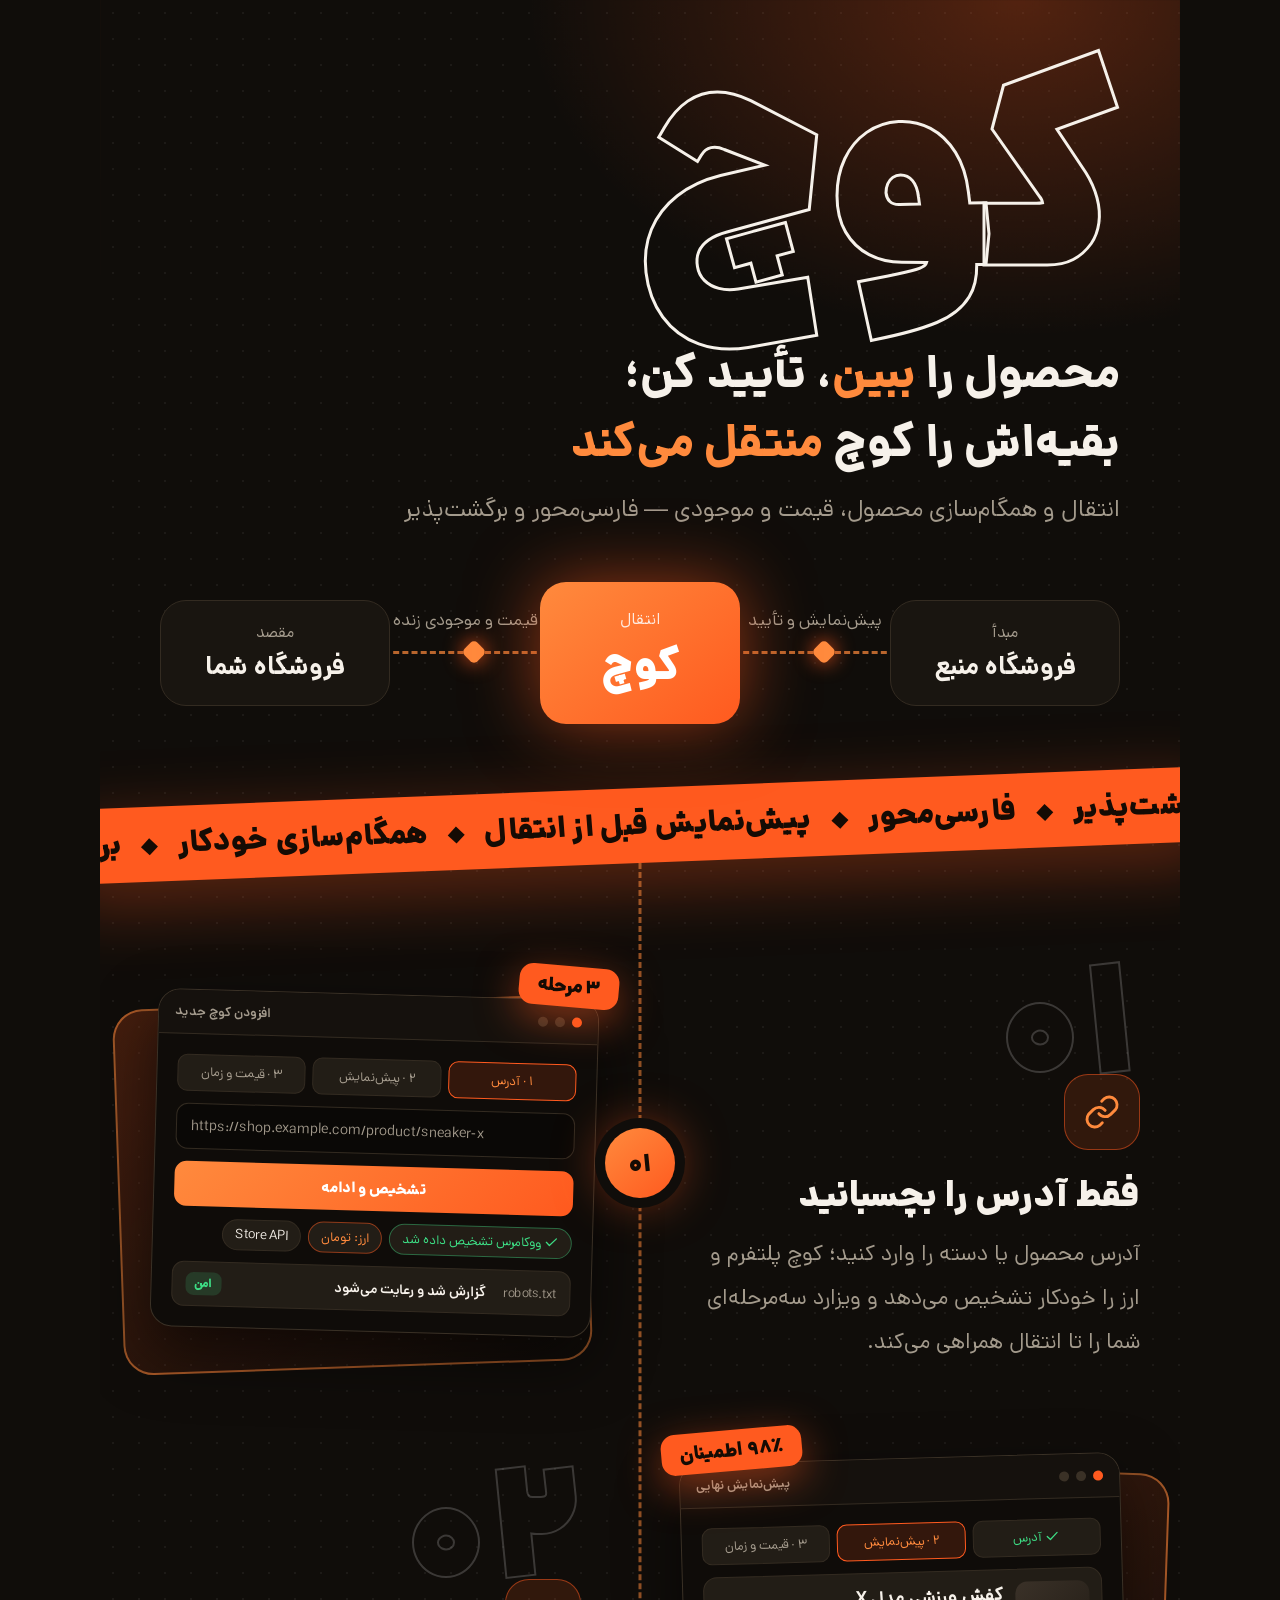
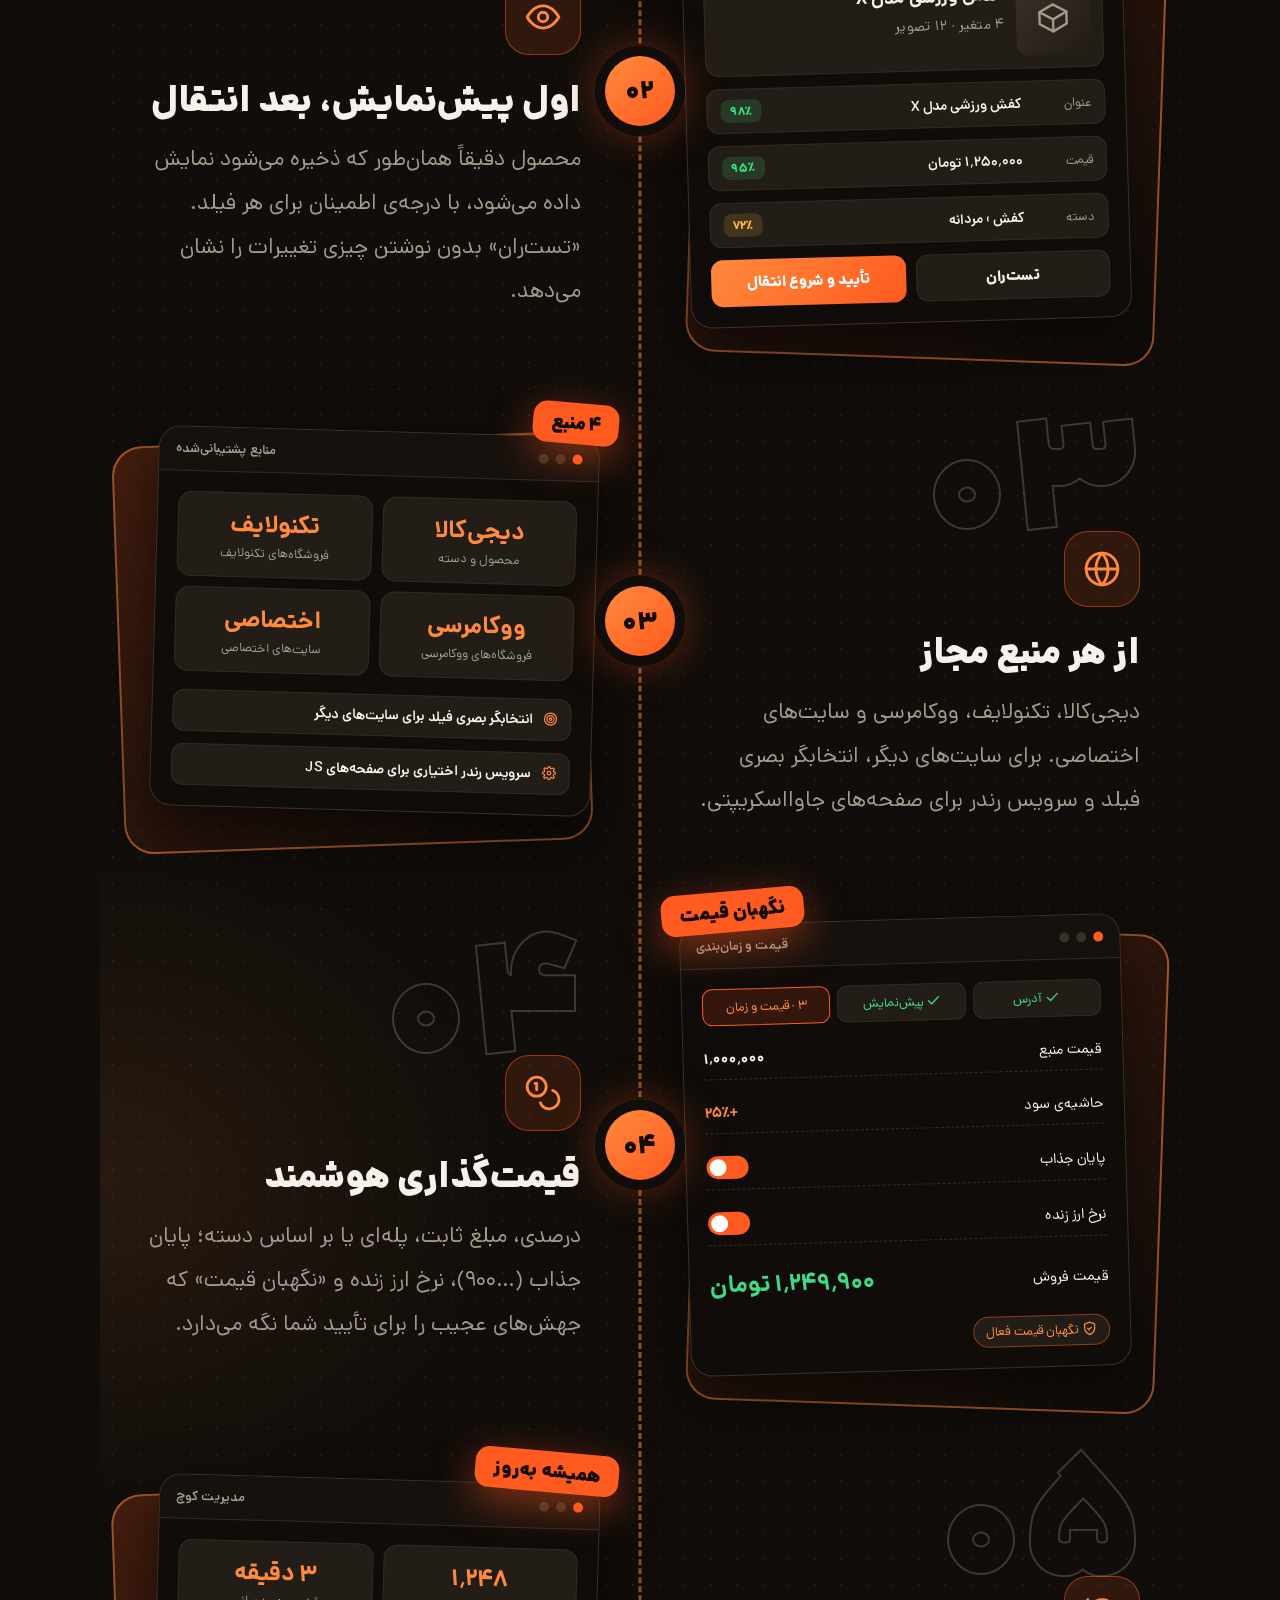
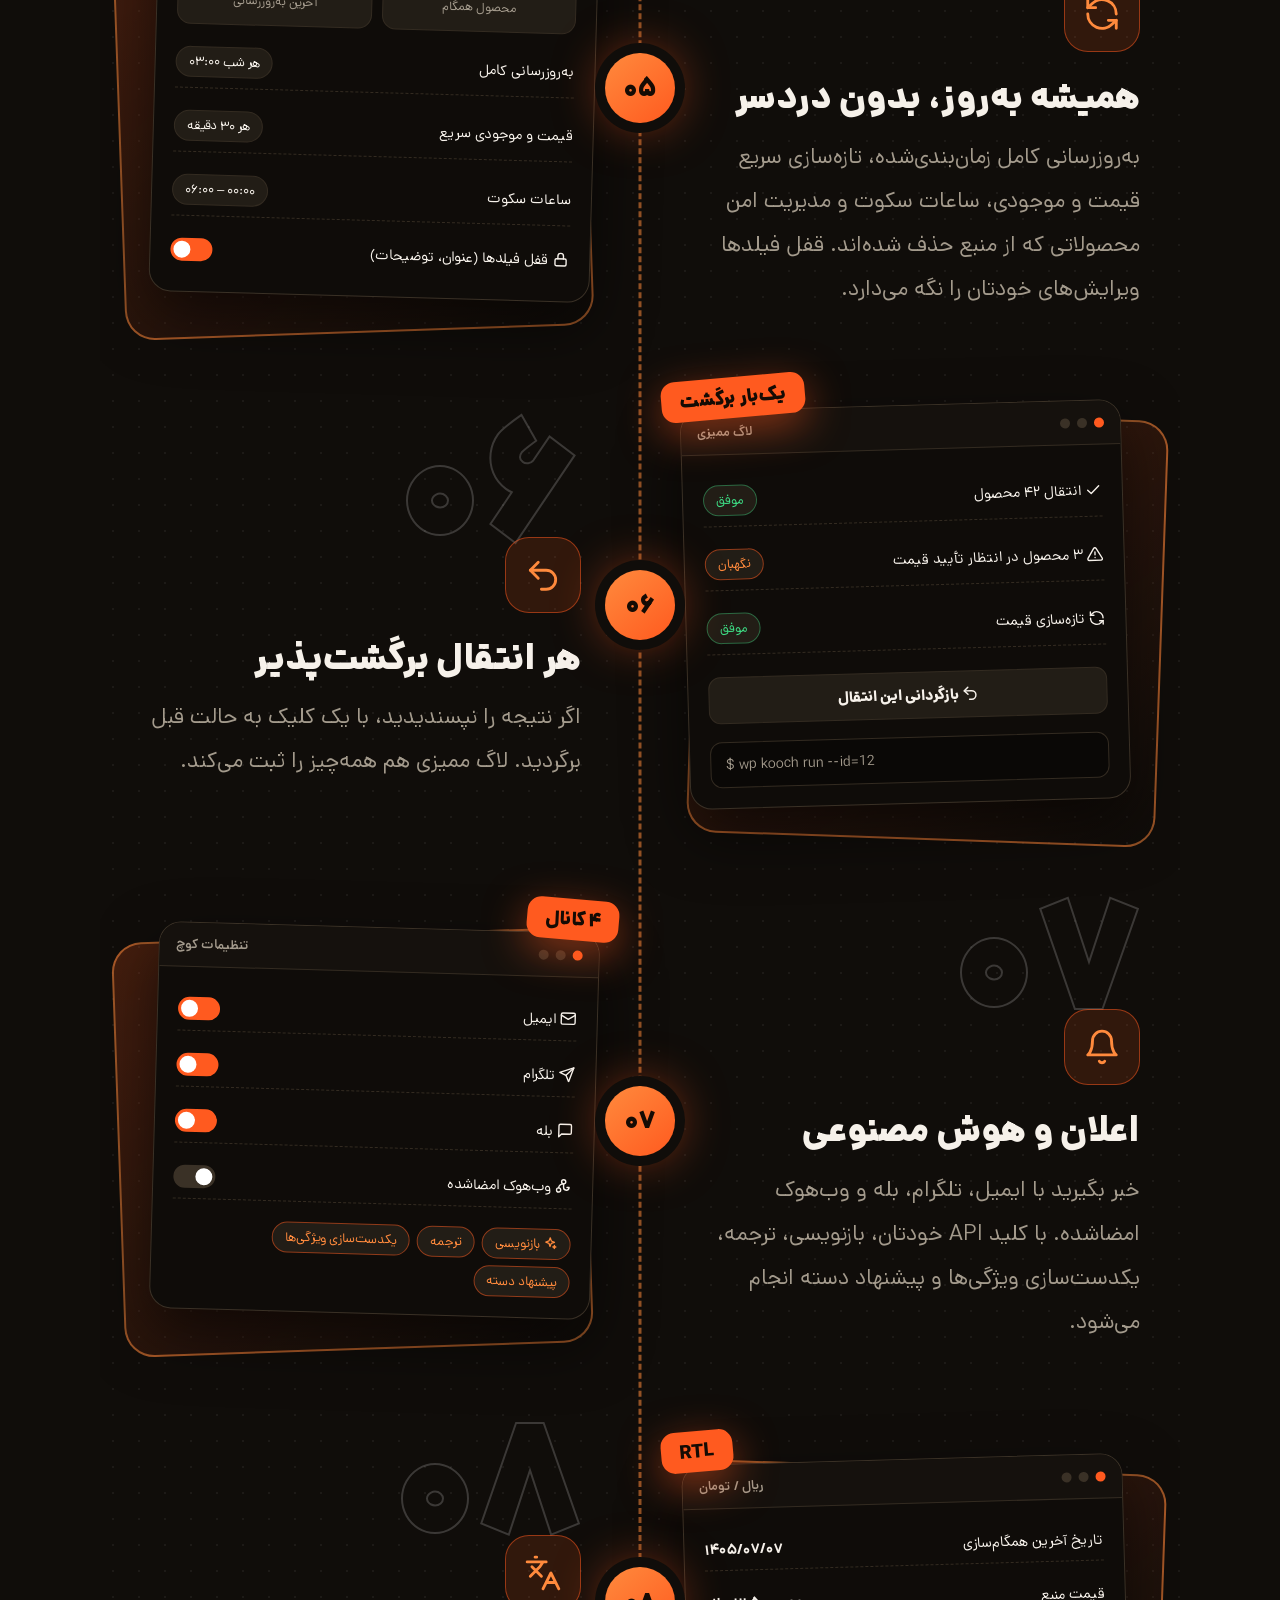
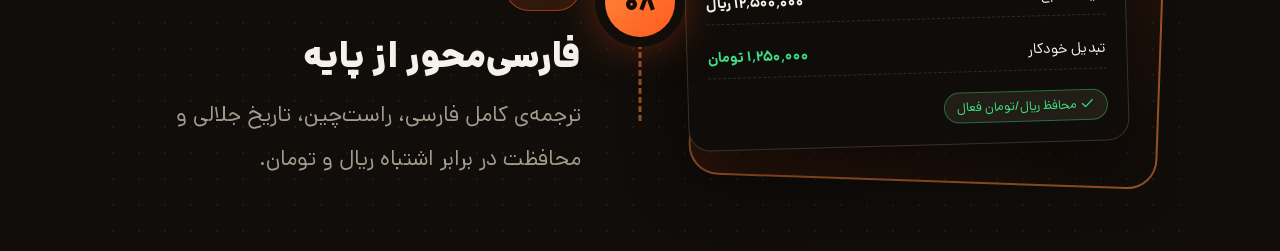
<file: kooch-showcase/index.html>
<!doctype html>
<html lang="fa" dir="rtl">
<head>
<meta charset="utf-8">
<meta name="viewport" content="width=device-width, initial-scale=1">
<title>کوچ | انتقال و همگام‌سازی محصولات ووکامرس</title>
<style>
@font-face{font-family:Dana;src:url(DanaVF.ttf);font-weight:100 1000}
:root{--o:#ff5a1f;--o2:#ff8a3d;--bg:#100d0a;--card:#191510;--card2:#221d16;--line:#332b21;--tx:#f6f1ea;--mu:#a39a8c;--ok:#3ddc84;--wn:#f5b942;--cream:#f2eadf}
*{box-sizing:border-box;margin:0;padding:0}
body{background:var(--bg);color:var(--tx);font-family:Dana,Tahoma,sans-serif;overflow-x:hidden}
.poster{width:1080px;margin:0 auto;position:relative;overflow:hidden;padding-bottom:70px;background:
 radial-gradient(700px 480px at 85% 0,rgba(255,90,31,.28),transparent 70%),
 radial-gradient(600px 500px at 0 55%,rgba(255,138,61,.10),transparent 70%),
 radial-gradient(rgba(255,255,255,.055) 1.2px,transparent 1.4px) 0 0/26px 26px,var(--bg)}
@media(max-width:1079px){.poster{zoom:.36}}
.i{width:1.15em;height:1.15em;vertical-align:-.22em;fill:none;stroke:currentColor;stroke-width:2;stroke-linecap:round;stroke-linejoin:round;flex:none}

/* hero */
.top{display:flex;align-items:center;gap:14px;padding:46px 60px 0;font-size:24px;font-weight:700;color:var(--mu)}
.top img{height:46px}
.top span{margin-inline-start:auto;border:1px solid var(--line);border-radius:99px;padding:6px 20px;font-size:20px;color:var(--o2)}
.hero{padding:70px 60px 0;position:relative}
.kicker{font-size:30px;font-weight:700;color:var(--o2);letter-spacing:.5px}
.hero h1{font-size:250px;font-weight:950;line-height:.95;margin:6px 0 0 -6px;color:transparent;-webkit-text-stroke:3px var(--tx);position:relative;display:inline-block}
.hero h1::after{content:"کوچ";position:absolute;inset:0;transform:translate(-14px,12px);color:var(--o);-webkit-text-stroke:0;z-index:-1;opacity:.95}
.hero h2{font-size:46px;font-weight:800;line-height:1.5;margin-top:26px;max-width:720px}
.hero h2 em{font-style:normal;color:var(--o2)}
.hero p{font-size:24px;color:var(--mu);margin-top:14px}

/* route */
.route{margin:56px 60px 0;display:flex;align-items:center;gap:0;position:relative}
.node{background:var(--card);border:1px solid var(--line);border-radius:26px;padding:20px 24px;min-width:230px;text-align:center;position:relative;z-index:2}
.node small{display:block;color:var(--mu);font-size:16px;margin-bottom:4px}
.node b{font-size:26px}
.node.k{background:linear-gradient(140deg,var(--o2),var(--o));border:0;color:#fff;box-shadow:0 0 70px rgba(255,90,31,.55);padding:26px 34px;min-width:200px}
.node.k small{color:rgba(255,255,255,.85)}
.node.k b{font-size:44px;font-weight:900}
.path{flex:1;height:0;border-top:3px dashed rgba(255,138,61,.7);position:relative;margin:0 -6px}
.path::after{content:"";position:absolute;top:-11px;left:50%;width:18px;height:18px;border-radius:5px;background:var(--o2);transform:rotate(45deg);box-shadow:0 0 20px var(--o)}
.path span{position:absolute;top:-46px;left:0;right:0;text-align:center;font-size:17px;color:var(--mu)}

/* ribbon */
.ribbon{margin:64px -40px 0;background:var(--o);color:#150b04;font-weight:900;font-size:30px;padding:16px 0;transform:rotate(-2.2deg);white-space:nowrap;text-align:center;letter-spacing:.3px;box-shadow:0 20px 70px rgba(255,90,31,.35)}
.ribbon i{display:inline-block;width:12px;height:12px;background:#150b04;transform:rotate(45deg);margin:0 22px}

/* rows */
.rows{position:relative;padding:20px 40px 0}
.rows::before{content:"";position:absolute;left:50%;top:0;bottom:60px;border-left:3px dashed rgba(255,138,61,.55);transform:translateX(-1.5px)}
.row{display:flex;align-items:center;gap:90px;margin-top:80px;position:relative}
.row.alt{flex-direction:row-reverse}
.row>.txt,.row>.stage{flex:1;min-width:0}
.dot{position:absolute;left:50%;top:50%;transform:translate(-50%,-50%);width:70px;height:70px;border-radius:50%;background:linear-gradient(140deg,var(--o2),var(--o));color:#150b04;font-size:26px;font-weight:900;display:grid;place-items:center;box-shadow:0 0 0 10px var(--bg),0 0 50px rgba(255,90,31,.6);z-index:3}
.txt{position:relative}
.num{font-size:150px;font-weight:950;line-height:.9;color:transparent;-webkit-text-stroke:2px rgba(255,255,255,.18);margin-bottom:-24px}
.ico{width:76px;height:76px;border-radius:24px;display:grid;place-items:center;background:rgba(255,90,31,.14);border:1px solid rgba(255,90,31,.5);color:var(--o2);margin-bottom:22px;position:relative}
.ico .i{width:38px;height:38px;stroke-width:1.8}
.txt h2{font-size:36px;font-weight:900;line-height:1.35;white-space:nowrap}
.txt p{font-size:22px;color:var(--mu);line-height:2;margin-top:12px}
.stage{position:relative;padding:14px}
.stack{position:absolute;inset:0;border-radius:30px;border:2px solid rgba(255,138,61,.55);transform:translate(-22px,22px) rotate(-2deg);background:linear-gradient(140deg,rgba(255,90,31,.22),transparent)}
.alt .stack{transform:translate(22px,22px) rotate(2deg)}
.stage .panel{transform:rotate(1.6deg)}
.alt .stage .panel{transform:rotate(-1.6deg)}
.tag{position:absolute;top:-14px;right:-10px;background:var(--o);color:#150b04;font-weight:900;font-size:19px;padding:7px 18px;border-radius:14px;transform:rotate(5deg);box-shadow:0 12px 40px rgba(255,90,31,.5);z-index:4}
.alt .tag{right:auto;left:-10px;transform:rotate(-5deg)}

/* panel mock */
.panel{margin-top:auto;background:#0f0c09;border:1px solid #3a3126;border-radius:22px;overflow:hidden;box-shadow:0 26px 60px rgba(0,0,0,.55);position:relative}
.bar{display:flex;align-items:center;gap:7px;padding:12px 16px;background:#15110d;border-bottom:1px solid var(--line);font-size:13px;color:var(--mu)}
.bar i{width:10px;height:10px;border-radius:50%;background:#3a3126}.bar i:first-child{background:var(--o)}
.bar b{margin-inline-start:auto;font-weight:600}
.body{padding:20px;display:flex;flex-direction:column;gap:12px;font-size:15px;color:var(--tx)}
.steps{display:flex;gap:7px}
.steps div{flex:1;text-align:center;font-size:13px;padding:8px 0;border-radius:10px;background:var(--card2);color:var(--mu);border:1px solid var(--line)}
.steps div.on{background:rgba(255,90,31,.15);color:var(--o2);border-color:var(--o)}.steps div.done{color:var(--ok)}
.input{background:#0a0806;border:1px solid var(--line);border-radius:12px;padding:12px 14px;color:var(--mu);font-size:14px;direction:ltr;text-align:left}
.btn{background:linear-gradient(135deg,var(--o2),var(--o));color:#fff;font-weight:800;text-align:center;padding:12px;border-radius:12px;font-size:15px}
.btn.g{background:var(--card2);border:1px solid var(--line);color:var(--tx)}
.chips{display:flex;flex-wrap:wrap;gap:7px}
.chip{background:var(--card2);border:1px solid var(--line);border-radius:999px;padding:5px 12px;font-size:13px;color:var(--tx)}
.chip.ok{color:var(--ok);border-color:rgba(61,220,132,.4)}.chip.o{color:var(--o2);border-color:rgba(255,90,31,.5)}
.fld{display:flex;align-items:center;gap:10px;background:var(--card2);border:1px solid var(--line);border-radius:12px;padding:10px 13px}
.fld span.l{color:var(--mu);font-size:12.5px;width:60px}.fld span.l .i{color:var(--o2)}
.fld span.v{flex:1;font-size:14px;font-weight:600}
.conf{font-size:12px;font-weight:800;padding:3px 9px;border-radius:8px}
.conf.h{background:rgba(61,220,132,.15);color:var(--ok)}.conf.m{background:rgba(245,185,66,.15);color:var(--wn)}
.prod{display:flex;gap:12px;background:var(--card2);border-radius:14px;padding:12px;border:1px solid var(--line)}
.prod .im{width:74px;height:74px;border-radius:12px;background:linear-gradient(135deg,#3a3128,#221c15);flex:none;display:grid;place-items:center}
.prod .im .i{width:36px;height:36px;color:var(--mu);stroke-width:1.6}
.grid2{display:grid;grid-template-columns:1fr 1fr;gap:10px}
.tile{background:var(--card2);border:1px solid var(--line);border-radius:14px;padding:14px;text-align:center}
.tile b{display:block;font-size:24px;color:var(--o2)}.tile span{font-size:12.5px;color:var(--mu)}
.tgl{width:42px;height:23px;border-radius:99px;background:var(--o);position:relative;flex:none}
.tgl::after{content:"";position:absolute;top:3px;left:3px;width:17px;height:17px;border-radius:50%;background:#fff}
.tgl.off{background:#3a3126}.tgl.off::after{left:22px}
.line{display:flex;justify-content:space-between;align-items:center;padding:10px 0;border-bottom:1px dashed var(--line);font-size:14.5px}
.ltr{direction:ltr;unicode-bidi:isolate}
</style>
</head>
<body>
<svg width="0" height="0" style="position:absolute" aria-hidden="true"><symbol id="i-link" viewBox="0 0 24 24"><path d="M10 13a5 5 0 0 0 7.5.5l3-3a5 5 0 0 0-7-7l-1.7 1.7"/><path d="M14 11a5 5 0 0 0-7.5-.5l-3 3a5 5 0 0 0 7 7l1.7-1.7"/></symbol><symbol id="i-eye" viewBox="0 0 24 24"><path d="M2 12s3.6-7 10-7 10 7 10 7-3.6 7-10 7S2 12 2 12z"/><circle cx="12" cy="12" r="3"/></symbol><symbol id="i-box" viewBox="0 0 24 24"><path d="M21 8 12 3 3 8v8l9 5 9-5z"/><path d="M3 8l9 5 9-5M12 13v8"/></symbol><symbol id="i-globe" viewBox="0 0 24 24"><circle cx="12" cy="12" r="10"/><path d="M2 12h20M12 2a15 15 0 0 1 0 20M12 2a15 15 0 0 0 0 20"/></symbol><symbol id="i-target" viewBox="0 0 24 24"><circle cx="12" cy="12" r="10"/><circle cx="12" cy="12" r="6"/><circle cx="12" cy="12" r="2"/></symbol><symbol id="i-cog" viewBox="0 0 24 24"><circle cx="12" cy="12" r="3"/><path d="M19.4 15a1.7 1.7 0 0 0 .3 1.8l.1.1a2 2 0 1 1-2.8 2.8l-.1-.1a1.7 1.7 0 0 0-1.8-.3 1.7 1.7 0 0 0-1 1.5V21a2 2 0 1 1-4 0v-.1a1.7 1.7 0 0 0-1.1-1.5 1.7 1.7 0 0 0-1.8.3l-.1.1a2 2 0 1 1-2.8-2.8l.1-.1a1.7 1.7 0 0 0 .3-1.8 1.7 1.7 0 0 0-1.5-1H3a2 2 0 1 1 0-4h.1a1.7 1.7 0 0 0 1.5-1.1 1.7 1.7 0 0 0-.3-1.8l-.1-.1a2 2 0 1 1 2.8-2.8l.1.1a1.7 1.7 0 0 0 1.8.3H9a1.7 1.7 0 0 0 1-1.5V3a2 2 0 1 1 4 0v.1a1.7 1.7 0 0 0 1 1.5 1.7 1.7 0 0 0 1.8-.3l.1-.1a2 2 0 1 1 2.8 2.8l-.1.1a1.7 1.7 0 0 0-.3 1.8V9a1.7 1.7 0 0 0 1.5 1H21a2 2 0 1 1 0 4h-.1a1.7 1.7 0 0 0-1.5 1z"/></symbol><symbol id="i-coins" viewBox="0 0 24 24"><circle cx="8" cy="8" r="6"/><path d="M18.1 10.4A6 6 0 1 1 10.4 18.1M7 6h1v4"/></symbol><symbol id="i-shield" viewBox="0 0 24 24"><path d="M12 22s8-4 8-10V5l-8-3-8 3v7c0 6 8 10 8 10z"/><path d="m9 12 2 2 4-4"/></symbol><symbol id="i-refresh" viewBox="0 0 24 24"><path d="M21 12a9 9 0 0 0-15.5-6.3L3 8"/><path d="M3 3v5h5"/><path d="M3 12a9 9 0 0 0 15.5 6.3L21 16"/><path d="M16 16h5v5"/></symbol><symbol id="i-lock" viewBox="0 0 24 24"><rect x="4" y="11" width="16" height="10" rx="2"/><path d="M8 11V7a4 4 0 0 1 8 0v4"/></symbol><symbol id="i-undo" viewBox="0 0 24 24"><path d="M9 14 4 9l5-5"/><path d="M4 9h10a6 6 0 0 1 0 12h-3"/></symbol><symbol id="i-alert" viewBox="0 0 24 24"><path d="M10.3 3.9 1.8 18a2 2 0 0 0 1.7 3h17a2 2 0 0 0 1.7-3L13.7 3.9a2 2 0 0 0-3.4 0z"/><path d="M12 9v4M12 17h.01"/></symbol><symbol id="i-bell" viewBox="0 0 24 24"><path d="M18 8a6 6 0 0 0-12 0c0 7-3 9-3 9h18s-3-2-3-9"/><path d="M13.7 21a2 2 0 0 1-3.4 0"/></symbol><symbol id="i-mail" viewBox="0 0 24 24"><rect x="2" y="4" width="20" height="16" rx="2"/><path d="m22 7-10 6L2 7"/></symbol><symbol id="i-send" viewBox="0 0 24 24"><path d="m22 2-7 20-4-9-9-4z"/><path d="M22 2 11 13"/></symbol><symbol id="i-chat" viewBox="0 0 24 24"><path d="M21 15a2 2 0 0 1-2 2H7l-4 4V5a2 2 0 0 1 2-2h14a2 2 0 0 1 2 2z"/></symbol><symbol id="i-hook" viewBox="0 0 24 24"><circle cx="12" cy="5" r="3"/><path d="M12 8v5a4 4 0 0 0 8 0M20 13h-3"/><circle cx="5" cy="17" r="3"/><path d="M5 14c0-3 3-6 7-6"/></symbol><symbol id="i-spark" viewBox="0 0 24 24"><path d="M12 3l1.9 5.1L19 10l-5.1 1.9L12 17l-1.9-5.1L5 10l5.1-1.9z"/><path d="M19 15l.7 1.8L21.5 17.5l-1.8.7L19 20l-.7-1.8-1.8-.7 1.8-.7z"/></symbol><symbol id="i-check" viewBox="0 0 24 24"><path d="M20 6 9 17l-5-5"/></symbol><symbol id="i-lang" viewBox="0 0 24 24"><path d="m5 8 6 6M4 14l6-6 2-3M2 5h12M7 2h1M22 22l-5-10-5 10M14 18h6"/></symbol></svg>
<div class="poster">

<header class="hero">
  <h1>کوچ</h1>
  <h2>محصول را <em>ببین</em>، تأیید کن؛<br>بقیه‌اش را کوچ <em>منتقل می‌کند</em></h2>
  <p>انتقال و همگام‌سازی محصول، قیمت و موجودی — فارسی‌محور و برگشت‌پذیر</p>
</header>

<div class="route">
  <div class="node"><small>مبدأ</small><b>فروشگاه منبع</b></div>
  <div class="path"><span>پیش‌نمایش و تأیید</span></div>
  <div class="node k"><small>انتقال</small><b>کوچ</b></div>
  <div class="path"><span>قیمت و موجودی زنده</span></div>
  <div class="node"><small>مقصد</small><b>فروشگاه شما</b></div>
</div>

<div class="ribbon">برگشت‌پذیر<i></i>فارسی‌محور<i></i>پیش‌نمایش قبل از انتقال<i></i>همگام‌سازی خودکار<i></i>برگشت‌پذیر</div>

<main class="rows">
<section class="row ">
  <div class="dot">۰۱</div>
  <div class="txt">
    <div class="num">۰۱</div>
    <div class="ico"><svg class="i"><use href="#i-link"/></svg></div>
    <h2>فقط آدرس را بچسبانید</h2>
    <p>آدرس محصول یا دسته را وارد کنید؛ کوچ پلتفرم و ارز را خودکار تشخیص می‌دهد و ویزارد سه‌مرحله‌ای شما را تا انتقال همراهی می‌کند.</p>
  </div>
  <div class="stage"><div class="stack"></div><div class="panel"><div class="bar"><i></i><i></i><i></i><b>افزودن کوچ جدید</b></div><div class="body">
        <div class="steps"><div class="on">۱ · آدرس</div><div>۲ · پیش‌نمایش</div><div>۳ · قیمت و زمان</div></div>
        <div class="input">https://shop.example.com/product/sneaker-x</div>
        <div class="btn">تشخیص و ادامه</div>
        <div class="chips"><span class="chip ok"><svg class="i"><use href="#i-check"/></svg> ووکامرس تشخیص داده شد</span><span class="chip o">ارز: تومان</span><span class="chip">Store API</span></div>
        <div class="fld"><span class="l">robots.txt</span><span class="v">گزارش شد و رعایت می‌شود</span><span class="conf h">امن</span></div>
      </div></div><div class="tag">۳ مرحله</div></div>
</section>
<section class="row alt">
  <div class="dot">۰۲</div>
  <div class="txt">
    <div class="num">۰۲</div>
    <div class="ico"><svg class="i"><use href="#i-eye"/></svg></div>
    <h2>اول پیش‌نمایش، بعد انتقال</h2>
    <p>محصول دقیقاً همان‌طور که ذخیره می‌شود نمایش داده می‌شود، با درجه‌ی اطمینان برای هر فیلد. «تست‌ران» بدون نوشتن چیزی تغییرات را نشان می‌دهد.</p>
  </div>
  <div class="stage"><div class="stack"></div><div class="panel"><div class="bar"><i></i><i></i><i></i><b>پیش‌نمایش نهایی</b></div><div class="body">
        <div class="steps"><div class="done"><svg class="i"><use href="#i-check"/></svg> آدرس</div><div class="on">۲ · پیش‌نمایش</div><div>۳ · قیمت و زمان</div></div>
        <div class="prod"><div class="im"><svg class="i"><use href="#i-box"/></svg></div><div style="flex:1"><b style="font-size:18px">کفش ورزشی مدل X</b><div style="color:var(--mu);font-size:14px;margin-top:6px">۴ متغیر · ۱۲ تصویر</div></div></div>
        <div class="fld"><span class="l">عنوان</span><span class="v">کفش ورزشی مدل X</span><span class="conf h">۹۸٪</span></div>
        <div class="fld"><span class="l">قیمت</span><span class="v">۱٬۲۵۰٬۰۰۰ تومان</span><span class="conf h">۹۵٪</span></div>
        <div class="fld"><span class="l">دسته</span><span class="v">کفش › مردانه</span><span class="conf m">۷۲٪</span></div>
        <div class="grid2"><div class="btn g">تست‌ران</div><div class="btn">تأیید و شروع انتقال</div></div>
      </div></div><div class="tag">۹۸٪ اطمینان</div></div>
</section>
<section class="row ">
  <div class="dot">۰۳</div>
  <div class="txt">
    <div class="num">۰۳</div>
    <div class="ico"><svg class="i"><use href="#i-globe"/></svg></div>
    <h2>از هر منبع مجاز</h2>
    <p>دیجی‌کالا، تکنولایف، ووکامرسی و سایت‌های اختصاصی. برای سایت‌های دیگر، انتخابگر بصری فیلد و سرویس رندر برای صفحه‌های جاوااسکریپتی.</p>
  </div>
  <div class="stage"><div class="stack"></div><div class="panel"><div class="bar"><i></i><i></i><i></i><b>منابع پشتیبانی‌شده</b></div><div class="body">
        <div class="grid2">
          <div class="tile"><b>دیجی‌کالا</b><span>محصول و دسته</span></div>
          <div class="tile"><b>تکنولایف</b><span>فروشگاه‌های تکنولایف</span></div>
          <div class="tile"><b>ووکامرسی</b><span>فروشگاه‌های ووکامرسی</span></div>
          <div class="tile"><b>اختصاصی</b><span>سایت‌های اختصاصی</span></div>
        </div>
        <div class="fld" style="margin-top:6px"><span class="l" style="width:auto"><svg class="i"><use href="#i-target"/></svg></span><span class="v">انتخابگر بصری فیلد برای سایت‌های دیگر</span></div>
        <div class="fld"><span class="l" style="width:auto"><svg class="i"><use href="#i-cog"/></svg></span><span class="v">سرویس رندر اختیاری برای صفحه‌های JS</span></div>
      </div></div><div class="tag">۴ منبع</div></div>
</section>
<section class="row alt">
  <div class="dot">۰۴</div>
  <div class="txt">
    <div class="num">۰۴</div>
    <div class="ico"><svg class="i"><use href="#i-coins"/></svg></div>
    <h2>قیمت‌گذاری هوشمند</h2>
    <p>درصدی، مبلغ ثابت، پله‌ای یا بر اساس دسته؛ پایان جذاب (…۹۰۰)، نرخ ارز زنده و «نگهبان قیمت» که جهش‌های عجیب را برای تأیید شما نگه می‌دارد.</p>
  </div>
  <div class="stage"><div class="stack"></div><div class="panel"><div class="bar"><i></i><i></i><i></i><b>قیمت و زمان‌بندی</b></div><div class="body">
        <div class="steps"><div class="done"><svg class="i"><use href="#i-check"/></svg> آدرس</div><div class="done"><svg class="i"><use href="#i-check"/></svg> پیش‌نمایش</div><div class="on">۳ · قیمت و زمان</div></div>
        <div class="line"><span>قیمت منبع</span><b>۱٬۰۰۰٬۰۰۰</b></div>
        <div class="line"><span>حاشیه‌ی سود</span><b style="color:var(--o2)">+۲۵٪</b></div>
        <div class="line"><span>پایان جذاب</span><span class="tgl"></span></div>
        <div class="line"><span>نرخ ارز زنده</span><span class="tgl"></span></div>
        <div class="line" style="border:0"><span>قیمت فروش</span><b style="font-size:24px;color:var(--ok)">۱٬۲۴۹٬۹۰۰ تومان</b></div>
        <div class="chip o" style="align-self:flex-start"><svg class="i"><use href="#i-shield"/></svg> نگهبان قیمت فعال</div>
      </div></div><div class="tag">نگهبان قیمت</div></div>
</section>
<section class="row ">
  <div class="dot">۰۵</div>
  <div class="txt">
    <div class="num">۰۵</div>
    <div class="ico"><svg class="i"><use href="#i-refresh"/></svg></div>
    <h2>همیشه به‌روز، بدون دردسر</h2>
    <p>به‌روزرسانی کامل زمان‌بندی‌شده، تازه‌سازی سریع قیمت و موجودی، ساعات سکوت و مدیریت امن محصولاتی که از منبع حذف شده‌اند. قفل فیلدها ویرایش‌های خودتان را نگه می‌دارد.</p>
  </div>
  <div class="stage"><div class="stack"></div><div class="panel"><div class="bar"><i></i><i></i><i></i><b>مدیریت کوچ</b></div><div class="body">
        <div class="grid2"><div class="tile"><b>۱٬۲۴۸</b><span>محصول همگام</span></div><div class="tile"><b>۳ دقیقه</b><span>آخرین به‌روزرسانی</span></div></div>
        <div class="line"><span>به‌روزرسانی کامل</span><span class="chip">هر شب ۰۳:۰۰</span></div>
        <div class="line"><span>قیمت و موجودی سریع</span><span class="chip">هر ۳۰ دقیقه</span></div>
        <div class="line"><span>ساعات سکوت</span><span class="chip">۰۰:۰۰ – ۰۶:۰۰</span></div>
        <div class="line" style="border:0"><span><svg class="i"><use href="#i-lock"/></svg> قفل فیلدها (عنوان، توضیحات)</span><span class="tgl"></span></div>
      </div></div><div class="tag">همیشه به‌روز</div></div>
</section>
<section class="row alt">
  <div class="dot">۰۶</div>
  <div class="txt">
    <div class="num">۰۶</div>
    <div class="ico"><svg class="i"><use href="#i-undo"/></svg></div>
    <h2>هر انتقال برگشت‌پذیر</h2>
    <p>اگر نتیجه را نپسندیدید، با یک کلیک به حالت قبل برگردید. لاگ ممیزی هم همه‌چیز را ثبت می‌کند.</p>
  </div>
  <div class="stage"><div class="stack"></div><div class="panel"><div class="bar"><i></i><i></i><i></i><b>لاگ ممیزی</b></div><div class="body">
        <div class="line"><span><svg class="i"><use href="#i-check"/></svg> انتقال ۴۲ محصول</span><span class="chip ok">موفق</span></div>
        <div class="line"><span><svg class="i"><use href="#i-alert"/></svg> ۳ محصول در انتظار تأیید قیمت</span><span class="chip o">نگهبان</span></div>
        <div class="line"><span><svg class="i"><use href="#i-refresh"/></svg> تازه‌سازی قیمت</span><span class="chip ok">موفق</span></div>
        <div class="btn g" style="margin-top:10px"><svg class="i"><use href="#i-undo"/></svg> بازگردانی این انتقال</div>
        <div class="input" style="margin-top:6px">$ wp kooch run --id=12</div>
      </div></div><div class="tag">یک‌بار برگشت</div></div>
</section>
<section class="row ">
  <div class="dot">۰۷</div>
  <div class="txt">
    <div class="num">۰۷</div>
    <div class="ico"><svg class="i"><use href="#i-bell"/></svg></div>
    <h2>اعلان و هوش مصنوعی</h2>
    <p>خبر بگیرید با ایمیل، تلگرام، بله و وب‌هوک امضاشده. با کلید API خودتان، بازنویسی، ترجمه، یکدست‌سازی ویژگی‌ها و پیشنهاد دسته انجام می‌شود.</p>
  </div>
  <div class="stage"><div class="stack"></div><div class="panel"><div class="bar"><i></i><i></i><i></i><b>تنظیمات کوچ</b></div><div class="body">
        <div class="line"><span><svg class="i"><use href="#i-mail"/></svg> ایمیل</span><span class="tgl"></span></div>
        <div class="line"><span><svg class="i"><use href="#i-send"/></svg> تلگرام</span><span class="tgl"></span></div>
        <div class="line"><span><svg class="i"><use href="#i-chat"/></svg> بله</span><span class="tgl"></span></div>
        <div class="line"><span><svg class="i"><use href="#i-hook"/></svg> وب‌هوک امضاشده</span><span class="tgl off"></span></div>
        <div class="chips" style="margin-top:8px"><span class="chip o"><svg class="i"><use href="#i-spark"/></svg> بازنویسی</span><span class="chip o">ترجمه</span><span class="chip o">یکدست‌سازی ویژگی‌ها</span><span class="chip o">پیشنهاد دسته</span></div>
      </div></div><div class="tag">۴ کانال</div></div>
</section>
<section class="row alt">
  <div class="dot">۰۸</div>
  <div class="txt">
    <div class="num">۰۸</div>
    <div class="ico"><svg class="i"><use href="#i-lang"/></svg></div>
    <h2>فارسی‌محور از پایه</h2>
    <p>ترجمه‌ی کامل فارسی، راست‌چین، تاریخ جلالی و محافظت در برابر اشتباه ریال و تومان.</p>
  </div>
  <div class="stage"><div class="stack"></div><div class="panel"><div class="bar"><i></i><i></i><i></i><b>ریال / تومان</b></div><div class="body">
        <div class="line"><span>تاریخ آخرین همگام‌سازی</span><b>۱۴۰۵/۰۷/۰۷</b></div>
        <div class="line"><span>قیمت منبع</span><b>۱۲٬۵۰۰٬۰۰۰ ریال</b></div>
        <div class="line"><span>تبدیل خودکار</span><b style="color:var(--ok)">۱٬۲۵۰٬۰۰۰ تومان</b></div>
        <div class="chip ok" style="align-self:flex-start;margin-top:8px"><svg class="i"><use href="#i-check"/></svg> محافظ ریال/تومان فعال</div>
      </div></div><div class="tag">RTL</div></div>
</section>
</main>

</div>
</body>
</html>
</file>
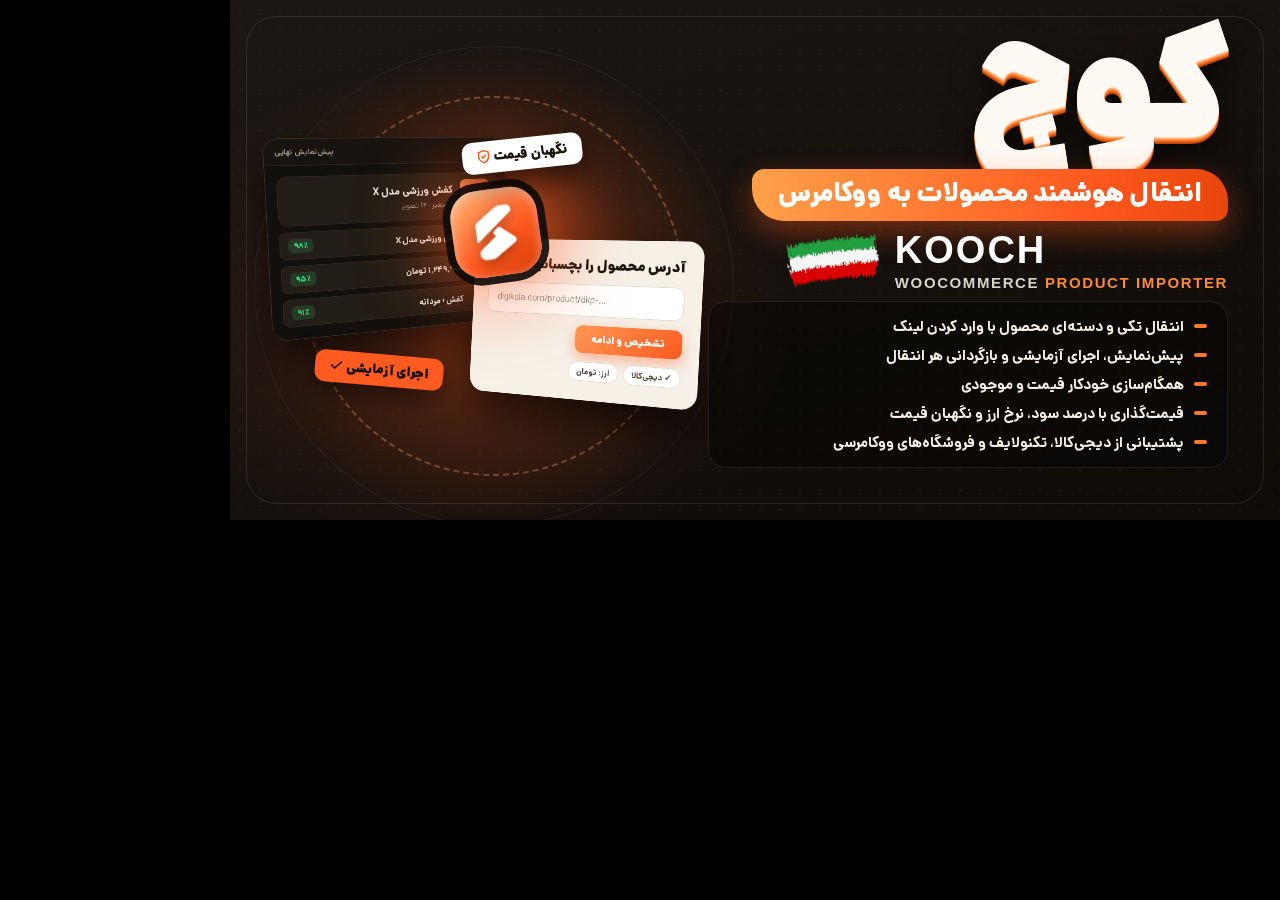
<file: kooch-showcase/cover.html>
<!doctype html><html lang="fa" dir="rtl"><head><meta charset="utf-8"><title>کوچ | کاور</title><style>
@font-face{font-family:Dana;src:url(DanaVF.ttf);font-weight:100 1000}
*{box-sizing:border-box;margin:0;padding:0}
body{background:#000;font-family:Dana,Tahoma,sans-serif}
.c{width:1050px;height:520px;position:relative;overflow:hidden;background:
 radial-gradient(480px 360px at 22% 60%,rgba(255,90,31,.16),transparent 70%),
 radial-gradient(rgba(255,255,255,.045) 1px,transparent 1.3px) 0 0/20px 20px,
 linear-gradient(160deg,#1c1712,#0e0b08)}
.frame{position:absolute;inset:16px;border:1.5px solid rgba(255,255,255,.10);border-radius:30px}
.vec{position:absolute;left:18px;top:34px;width:440px;height:477px}
.r{position:absolute;right:52px;top:26px;width:520px;text-align:right}
h1{font-size:138px;font-weight:950;line-height:1.05;color:#fff9f3;letter-spacing:-3px;text-shadow:0 1px 0 #ffd9bf,0 2px 0 #ffb27a,0 3px 0 #ff9548,0 4px 0 #f97a30,0 5px 0 #e8621c,0 6px 0 #d4500f,0 7px 0 #bd440a,0 18px 34px rgba(0,0,0,.65)}
.ban{display:inline-block;margin-top:-2px;background:linear-gradient(90deg,#ffa04a,#ff5a1f 70%,#e8460c);color:#fff;font-weight:900;font-size:26px;padding:6px 26px 9px;border-radius:12px 32px 12px 32px;box-shadow:0 12px 30px rgba(255,90,31,.4)}
.en{display:flex;align-items:center;justify-content:flex-end;gap:10px;margin-top:10px;direction:ltr}
.en .t{text-align:left}
.en b{display:block;font-family:Arial Black,Arial,sans-serif;font-size:38px;font-weight:900;color:#fff;letter-spacing:2px;line-height:1}
.en small{display:block;font-family:Arial,sans-serif;font-size:15px;font-weight:700;color:#d9d2c9;letter-spacing:1.6px;margin-top:5px}
.en small em{font-style:normal;color:#ff8a3d}
.flag{width:104px;height:60px}
ul{list-style:none;margin-top:10px;background:rgba(0,0,0,.32);border:1px solid rgba(255,255,255,.09);border-radius:18px;padding:10px 20px}
li{color:#f4eee6;font-size:15px;font-weight:700;line-height:1;display:flex;align-items:center;gap:10px;padding:7px 0}
li::before{content:"";width:13px;height:4px;border-radius:2px;background:#ff7a2d;flex:none}

.glow{position:absolute;left:24px;top:46px;width:480px;height:480px;border-radius:50%;background:radial-gradient(closest-side,rgba(255,90,31,.55),rgba(255,90,31,.12) 60%,transparent)}
.ring{position:absolute;left:74px;top:96px;width:380px;height:380px;border-radius:50%;border:2px dashed rgba(255,160,100,.35)}
.ring.r2{left:24px;top:46px;width:480px;height:480px;border:1.5px solid rgba(255,255,255,.06)}
.stage{position:absolute;left:40px;top:112px;width:680px;height:480px;direction:ltr;transform:scale(.64);transform-origin:top left}
.stage .p{position:absolute;border-radius:24px;overflow:hidden;box-shadow:0 30px 70px rgba(0,0,0,.7)}
.stage .dark{left:0;top:40px;width:390px;height:300px;direction:rtl;background:#12100c;border:1px solid #3a3126;transform:perspective(900px) rotateY(16deg) rotate(-3deg)}
.stage .light{left:300px;top:200px;width:370px;height:250px;direction:rtl;background:#f6f0e7;color:#1a120b;transform:perspective(900px) rotateY(-16deg) rotate(3deg);padding:24px 26px}
.stage .bar{display:flex;gap:6px;align-items:center;padding:11px 16px;background:#17130e;border-bottom:1px solid #30281f;font-size:12px;color:#a39a8c}
.stage .bar i{width:9px;height:9px;border-radius:50%;background:#3a3126}.stage .bar i:first-child{background:#ff5a1f}.stage .bar b{margin-inline-start:auto;font-weight:600}
.stage .b{padding:16px;display:flex;flex-direction:column;gap:9px;color:#f6f1ea}
.stage .prod{display:flex;gap:12px;align-items:center;background:#221d16;border:1px solid #30281f;border-radius:14px;padding:10px 12px}
.stage .im{width:52px;height:52px;border-radius:10px;background:linear-gradient(135deg,#ff9a55,#ff5a1f);display:grid;place-items:center;color:#fff}
.stage .im .i{width:26px;height:26px}
.stage .fld{display:flex;align-items:center;gap:10px;background:#221d16;border:1px solid #30281f;border-radius:10px;padding:9px 12px;font-size:13.5px}
.stage .fld .l{color:#a39a8c;width:44px}.stage .fld .v{flex:1;font-weight:700}
.stage .cf{font-size:11.5px;font-weight:800;padding:2px 8px;border-radius:7px;background:rgba(61,220,132,.15);color:#3ddc84}
.stage h3{font-size:22px;font-weight:900;margin-bottom:14px}
.stage .in{background:#fff;border:1px solid #e2d8c9;border-radius:14px;padding:14px 16px;color:#8a7f70;font-size:14px;direction:ltr;text-align:left}
.stage .cta{display:inline-block;margin-top:14px;background:linear-gradient(135deg,#ff9a55,#ff5a1f);color:#fff;font-weight:900;padding:10px 26px;border-radius:12px;font-size:16px;box-shadow:0 8px 20px rgba(255,90,31,.4)}
.stage .det{display:flex;gap:8px;margin-top:14px}
.stage .det span{background:#fff;border:1px solid #e2d8c9;border-radius:99px;padding:5px 12px;font-size:12.5px;color:#4a3f31;font-weight:700}
.stage .core{position:absolute;left:285px;top:120px;width:136px;height:136px;border-radius:42px;background:linear-gradient(145deg,#ffb87a,#ff5a1f 58%,#d63a06);display:grid;place-items:center;box-shadow:0 0 0 12px rgba(14,11,8,.9),0 0 120px 20px rgba(255,90,31,.75),inset 0 5px 18px rgba(255,255,255,.45);transform:rotate(-8deg);z-index:5}
.stage .core img{width:86px;filter:brightness(0) invert(1) drop-shadow(0 6px 10px rgba(0,0,0,.3))}
.stage .chip{position:absolute;background:#fff;color:#1a120b;font-weight:900;font-size:21px;padding:10px 22px;border-radius:16px;box-shadow:0 14px 40px rgba(0,0,0,.55);z-index:6;white-space:nowrap}
.stage .chip .i{width:1.1em;height:1.1em;vertical-align:-.2em;fill:none;stroke:#ff5a1f;stroke-width:2.3;stroke-linecap:round;stroke-linejoin:round}
.stage .c1{left:300px;top:40px;transform:rotate(-6deg)}
.stage .c2{left:70px;top:378px;transform:rotate(5deg);background:#ff5a1f;color:#160b04}.stage .c2 .i{stroke:#160b04}
</style></head><body><svg width="0" height="0" style="position:absolute" aria-hidden="true"><symbol id="i-link" viewBox="0 0 24 24"><path d="M10 13a5 5 0 0 0 7.5.5l3-3a5 5 0 0 0-7-7l-1.7 1.7"/><path d="M14 11a5 5 0 0 0-7.5-.5l-3 3a5 5 0 0 0 7 7l1.7-1.7"/></symbol><symbol id="i-eye" viewBox="0 0 24 24"><path d="M2 12s3.6-7 10-7 10 7 10 7-3.6 7-10 7S2 12 2 12z"/><circle cx="12" cy="12" r="3"/></symbol><symbol id="i-box" viewBox="0 0 24 24"><path d="M21 8 12 3 3 8v8l9 5 9-5z"/><path d="M3 8l9 5 9-5M12 13v8"/></symbol><symbol id="i-globe" viewBox="0 0 24 24"><circle cx="12" cy="12" r="10"/><path d="M2 12h20M12 2a15 15 0 0 1 0 20M12 2a15 15 0 0 0 0 20"/></symbol><symbol id="i-target" viewBox="0 0 24 24"><circle cx="12" cy="12" r="10"/><circle cx="12" cy="12" r="6"/><circle cx="12" cy="12" r="2"/></symbol><symbol id="i-cog" viewBox="0 0 24 24"><circle cx="12" cy="12" r="3"/><path d="M19.4 15a1.7 1.7 0 0 0 .3 1.8l.1.1a2 2 0 1 1-2.8 2.8l-.1-.1a1.7 1.7 0 0 0-1.8-.3 1.7 1.7 0 0 0-1 1.5V21a2 2 0 1 1-4 0v-.1a1.7 1.7 0 0 0-1.1-1.5 1.7 1.7 0 0 0-1.8.3l-.1.1a2 2 0 1 1-2.8-2.8l.1-.1a1.7 1.7 0 0 0 .3-1.8 1.7 1.7 0 0 0-1.5-1H3a2 2 0 1 1 0-4h.1a1.7 1.7 0 0 0 1.5-1.1 1.7 1.7 0 0 0-.3-1.8l-.1-.1a2 2 0 1 1 2.8-2.8l.1.1a1.7 1.7 0 0 0 1.8.3H9a1.7 1.7 0 0 0 1-1.5V3a2 2 0 1 1 4 0v.1a1.7 1.7 0 0 0 1 1.5 1.7 1.7 0 0 0 1.8-.3l.1-.1a2 2 0 1 1 2.8 2.8l-.1.1a1.7 1.7 0 0 0-.3 1.8V9a1.7 1.7 0 0 0 1.5 1H21a2 2 0 1 1 0 4h-.1a1.7 1.7 0 0 0-1.5 1z"/></symbol><symbol id="i-coins" viewBox="0 0 24 24"><circle cx="8" cy="8" r="6"/><path d="M18.1 10.4A6 6 0 1 1 10.4 18.1M7 6h1v4"/></symbol><symbol id="i-shield" viewBox="0 0 24 24"><path d="M12 22s8-4 8-10V5l-8-3-8 3v7c0 6 8 10 8 10z"/><path d="m9 12 2 2 4-4"/></symbol><symbol id="i-refresh" viewBox="0 0 24 24"><path d="M21 12a9 9 0 0 0-15.5-6.3L3 8"/><path d="M3 3v5h5"/><path d="M3 12a9 9 0 0 0 15.5 6.3L21 16"/><path d="M16 16h5v5"/></symbol><symbol id="i-lock" viewBox="0 0 24 24"><rect x="4" y="11" width="16" height="10" rx="2"/><path d="M8 11V7a4 4 0 0 1 8 0v4"/></symbol><symbol id="i-undo" viewBox="0 0 24 24"><path d="M9 14 4 9l5-5"/><path d="M4 9h10a6 6 0 0 1 0 12h-3"/></symbol><symbol id="i-alert" viewBox="0 0 24 24"><path d="M10.3 3.9 1.8 18a2 2 0 0 0 1.7 3h17a2 2 0 0 0 1.7-3L13.7 3.9a2 2 0 0 0-3.4 0z"/><path d="M12 9v4M12 17h.01"/></symbol><symbol id="i-bell" viewBox="0 0 24 24"><path d="M18 8a6 6 0 0 0-12 0c0 7-3 9-3 9h18s-3-2-3-9"/><path d="M13.7 21a2 2 0 0 1-3.4 0"/></symbol><symbol id="i-mail" viewBox="0 0 24 24"><rect x="2" y="4" width="20" height="16" rx="2"/><path d="m22 7-10 6L2 7"/></symbol><symbol id="i-send" viewBox="0 0 24 24"><path d="m22 2-7 20-4-9-9-4z"/><path d="M22 2 11 13"/></symbol><symbol id="i-chat" viewBox="0 0 24 24"><path d="M21 15a2 2 0 0 1-2 2H7l-4 4V5a2 2 0 0 1 2-2h14a2 2 0 0 1 2 2z"/></symbol><symbol id="i-hook" viewBox="0 0 24 24"><circle cx="12" cy="5" r="3"/><path d="M12 8v5a4 4 0 0 0 8 0M20 13h-3"/><circle cx="5" cy="17" r="3"/><path d="M5 14c0-3 3-6 7-6"/></symbol><symbol id="i-spark" viewBox="0 0 24 24"><path d="M12 3l1.9 5.1L19 10l-5.1 1.9L12 17l-1.9-5.1L5 10l5.1-1.9z"/><path d="M19 15l.7 1.8L21.5 17.5l-1.8.7L19 20l-.7-1.8-1.8-.7 1.8-.7z"/></symbol><symbol id="i-check" viewBox="0 0 24 24"><path d="M20 6 9 17l-5-5"/></symbol><symbol id="i-lang" viewBox="0 0 24 24"><path d="m5 8 6 6M4 14l6-6 2-3M2 5h12M7 2h1M22 22l-5-10-5 10M14 18h6"/></symbol></svg>
<div class="c"><div class="frame"></div><div class="glow"></div><div class="ring"></div><div class="ring r2"></div>
<div class="stage">
 <div class="p dark"><div class="bar"><i></i><i></i><i></i><b>پیش‌نمایش نهایی</b></div><div class="b">
  <div class="prod"><div class="im"><svg class="i"><use href="#i-box"/></svg></div><div style="flex:1"><b style="font-size:16px">کفش ورزشی مدل X</b><div style="font-size:12px;color:#a39a8c;margin-top:3px">۴ متغیر · ۱۲ تصویر</div></div></div>
  <div class="fld"><span class="l">عنوان</span><span class="v">کفش ورزشی مدل X</span><span class="cf">۹۸٪</span></div>
  <div class="fld"><span class="l">قیمت</span><span class="v">۱٬۲۴۹٬۹۰۰ تومان</span><span class="cf">۹۵٪</span></div>
  <div class="fld"><span class="l">دسته</span><span class="v">کفش › مردانه</span><span class="cf">۹۱٪</span></div></div></div>
 <div class="p light"><h3>آدرس محصول را بچسبانید</h3><div class="in">digikala.com/product/dkp-…</div><div class="cta">تشخیص و ادامه</div><div class="det"><span>✓ دیجی‌کالا</span><span>ارز: تومان</span></div></div>
 <div class="core"><img src="kooch-icon.png" alt=""></div>
 <div class="chip c1"><svg class="i"><use href="#i-shield"/></svg> نگهبان قیمت</div>
 <div class="chip c2"><svg class="i"><use href="#i-check"/></svg> اجرای آزمایشی</div>
</div>
<div class="r"><h1>کوچ</h1><div class="ban">انتقال هوشمند محصولات به ووکامرس</div>
<div class="en"><svg class="flag" viewBox="0 0 140 80"><defs><filter id="br" x="-10%" y="-20%" width="120%" height="140%"><feTurbulence type="fractalNoise" baseFrequency="1.2 .06" numOctaves="3" seed="7" result="n"/><feDisplacementMap in="SourceGraphic" in2="n" scale="12" xChannelSelector="R" yChannelSelector="G"/></filter></defs><g filter="url(#br)" transform="rotate(-7 70 40)"><path d="M10 14 Q70 8 130 14 L128 30 Q70 26 12 30Z" fill="#239f40"/><path d="M12 30 Q70 26 128 30 L130 48 Q70 44 10 48Z" fill="#f6f6f6"/><path d="M10 48 Q70 44 130 48 L126 66 Q70 62 14 66Z" fill="#da0000"/></g></svg><div class="t"><b>KOOCH</b><small>WOOCOMMERCE <em>PRODUCT IMPORTER</em></small></div></div>
<ul><li>انتقال تکی و دسته‌ای محصول با وارد کردن لینک</li><li>پیش‌نمایش، اجرای آزمایشی و بازگردانی هر انتقال</li><li>همگام‌سازی خودکار قیمت و موجودی</li><li>قیمت‌گذاری با درصد سود، نرخ ارز و نگهبان قیمت</li><li>پشتیبانی از دیجی‌کالا، تکنولایف و فروشگاه‌های ووکامرسی</li></ul></div></div></body></html>
</file>
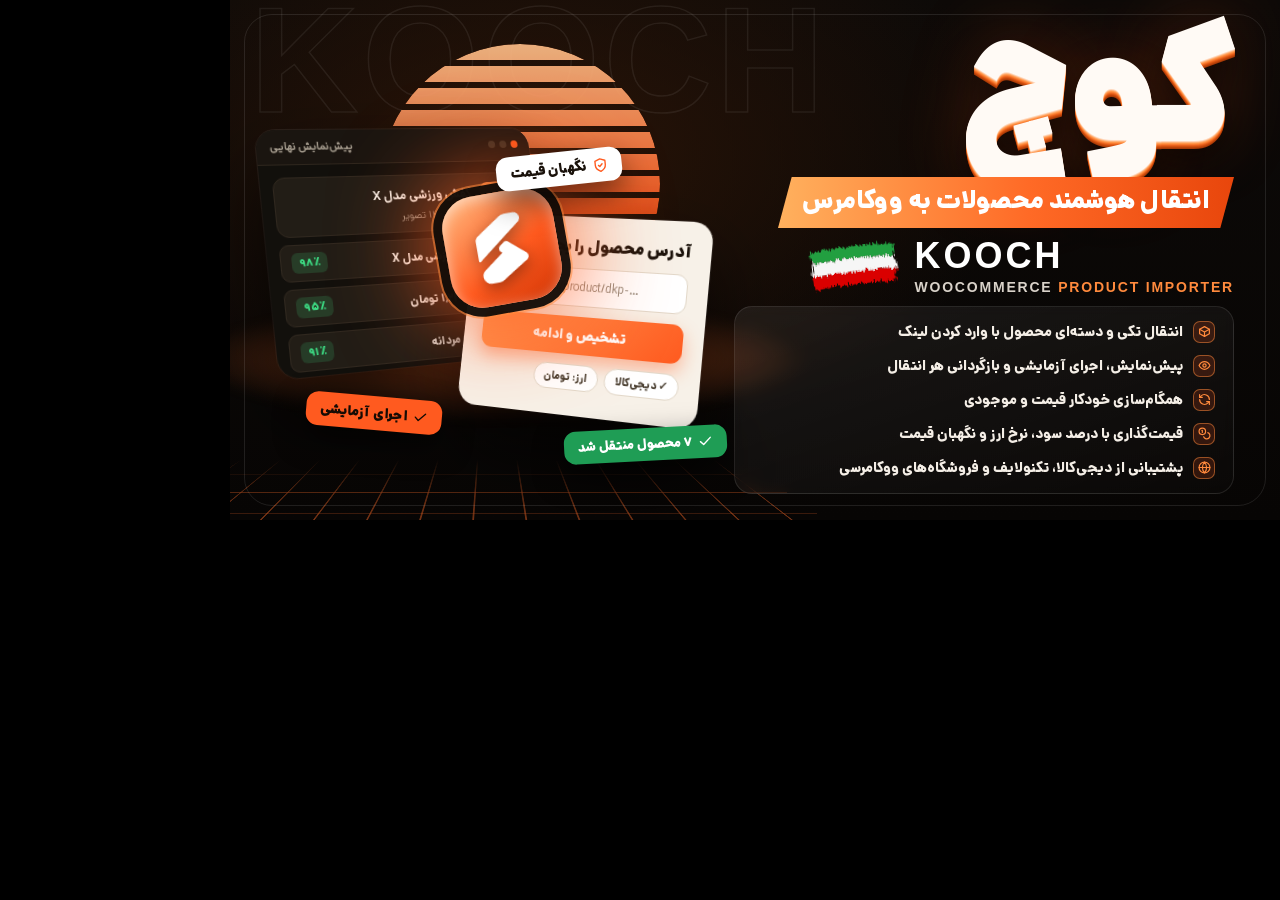
<file: kooch-showcase/cover2.html>
<!doctype html><html lang="fa" dir="rtl"><head><meta charset="utf-8"><title>کوچ | کاور</title><style>
@font-face{font-family:Dana;src:url(DanaVF.ttf);font-weight:100 1000}
*{box-sizing:border-box;margin:0;padding:0}
body{background:#000;font-family:Dana,Tahoma,sans-serif}
.i{width:1em;height:1em;fill:none;stroke:currentColor;stroke-width:2.2;stroke-linecap:round;stroke-linejoin:round}
.c{width:1050px;height:520px;position:relative;overflow:hidden;background:radial-gradient(700px 420px at 28% 30%,#2a1407,transparent 70%),linear-gradient(180deg,#0d0a08,#070504)}
/* perspective floor */
.floor{position:absolute;left:-120px;width:760px;bottom:-30px;height:260px;transform:perspective(420px) rotateX(58deg);transform-origin:50% 100%;
 background:linear-gradient(rgba(255,106,38,.55) 2px,transparent 2px) 0 0/60px 60px,linear-gradient(90deg,rgba(255,106,38,.55) 2px,transparent 2px) 0 0/60px 60px;
 -webkit-mask:linear-gradient(to top,#000 0%,rgba(0,0,0,.6) 50%,transparent 100%);mask:linear-gradient(to top,#000 0%,rgba(0,0,0,.6) 50%,transparent 100%)}
.horizon{position:absolute;left:-40px;width:620px;top:300px;height:120px;background:radial-gradient(closest-side,rgba(255,110,40,.75),transparent);filter:blur(6px)}
.sun{position:absolute;left:150px;top:44px;width:280px;height:280px;border-radius:50%;background:linear-gradient(180deg,#ffc08a,#ff5a1f 60%,#b8320a);
 -webkit-mask:repeating-linear-gradient(180deg,#000 0 16px,transparent 16px 22px);mask:repeating-linear-gradient(180deg,#000 0 16px,transparent 16px 22px);opacity:.9;filter:drop-shadow(0 0 40px rgba(255,90,31,.6))}
.wm{position:absolute;left:20px;top:-26px;font-family:Arial Black,Arial,sans-serif;font-size:150px;font-weight:900;color:transparent;-webkit-text-stroke:1.5px rgba(255,255,255,.07);letter-spacing:4px;direction:ltr}
.frame{position:absolute;inset:14px;border:1.5px solid rgba(255,255,255,.10);border-radius:28px;z-index:20;pointer-events:none}
/* scene */
.scene{position:absolute;left:36px;top:96px;width:470px;height:400px;perspective:1100px}
.card{position:absolute;border-radius:20px;overflow:hidden;box-shadow:0 40px 80px rgba(0,0,0,.75),0 0 0 1px rgba(255,255,255,.08)}
.d{left:0;top:30px;width:290px;height:240px;background:#12100c;transform:rotateY(24deg) rotateX(8deg) rotateZ(-4deg);direction:rtl}
.l{left:190px;top:120px;width:250px;height:200px;background:#f7f1e8;color:#1a120b;transform:rotateY(-22deg) rotateX(6deg) rotateZ(4deg);padding:18px 20px;direction:rtl}
.bar{display:flex;gap:5px;align-items:center;padding:9px 13px;background:#1a1510;border-bottom:1px solid #2e261d;font-size:11px;color:#a39a8c}
.bar i{width:8px;height:8px;border-radius:50%;background:#3a3126}.bar i:first-child{background:#ff5a1f}.bar b{margin-inline-start:auto;font-weight:700}
.b{padding:12px;display:flex;flex-direction:column;gap:7px;color:#f6f1ea}
.prod{display:flex;gap:10px;align-items:center;background:#221d16;border:1px solid #30281f;border-radius:12px;padding:8px 10px}
.im{width:40px;height:40px;border-radius:9px;background:linear-gradient(135deg,#ff9a55,#ff5a1f);display:grid;place-items:center;color:#fff;font-size:20px;flex:none}
.fld{display:flex;align-items:center;gap:8px;background:#221d16;border:1px solid #30281f;border-radius:9px;padding:7px 10px;font-size:12px}
.fld .k{color:#a39a8c;width:34px}.fld .v{flex:1;font-weight:800}
.cf{font-size:10.5px;font-weight:900;padding:2px 7px;border-radius:6px;background:rgba(61,220,132,.16);color:#3ddc84}
.l h3{font-size:17px;font-weight:900;margin-bottom:10px}
.in{background:#fff;border:1px solid #e2d8c9;border-radius:11px;padding:10px 12px;color:#8a7f70;font-size:12px;direction:ltr;text-align:left}
.cta{margin-top:10px;text-align:center;background:linear-gradient(135deg,#ff9a55,#ff5a1f);color:#fff;font-weight:900;padding:9px;border-radius:11px;font-size:14px;box-shadow:0 8px 18px rgba(255,90,31,.4)}
.det{display:flex;gap:6px;margin-top:10px}
.det span{background:#fff;border:1px solid #e2d8c9;border-radius:99px;padding:4px 10px;font-size:11px;color:#4a3f31;font-weight:800}
.core{position:absolute;left:180px;top:96px;width:112px;height:112px;border-radius:32px;background:linear-gradient(145deg,#ffbe85,#ff5a1f 58%,#cf3404);display:grid;place-items:center;transform:rotate(-10deg);z-index:6;
 box-shadow:0 0 0 9px rgba(10,8,6,.92),0 0 0 11px rgba(255,138,61,.55),0 0 90px 18px rgba(255,90,31,.8),inset 0 4px 14px rgba(255,255,255,.5)}
.core img{width:70px;filter:brightness(0) invert(1) drop-shadow(0 5px 8px rgba(0,0,0,.35))}
.beam{position:absolute;left:206px;top:200px;width:60px;height:190px;background:linear-gradient(180deg,rgba(255,150,80,.55),transparent);clip-path:polygon(35% 0,65% 0,100% 100%,0 100%);z-index:1;filter:blur(2px)}
.chip{position:absolute;z-index:7;white-space:nowrap;font-weight:900;font-size:14px;padding:7px 14px;border-radius:12px;box-shadow:0 12px 30px rgba(0,0,0,.55);display:flex;align-items:center;gap:6px}
.chip .i{width:15px;height:15px}
.k1{left:230px;top:56px;background:#fff;color:#1a120b;transform:rotate(-6deg)}.k1 .i{color:#ff5a1f}
.k2{left:40px;top:300px;background:#ff5a1f;color:#160b04;transform:rotate(5deg)}
.k3{left:298px;top:332px;background:#1f9d55;color:#fff;transform:rotate(-3deg);font-size:13px}
/* text column */
.r{position:absolute;right:46px;top:26px;width:500px;text-align:right;z-index:10}
h1{font-size:146px;font-weight:950;line-height:1.02;color:#fffaf5;letter-spacing:-3px;text-shadow:0 1px 0 #ffd9bf,0 2px 0 #ffb27a,0 3px 0 #ff9548,0 4px 0 #f97a30,0 5px 0 #e8621c,0 6px 0 #d4500f,0 7px 0 #bd440a,0 8px 0 #a63a08,0 20px 36px rgba(0,0,0,.7),0 0 70px rgba(255,90,31,.3)}
.ban{display:inline-block;margin-top:2px;position:relative;background:linear-gradient(90deg,#ffb15e,#ff6a26 55%,#e8460c);color:#fff;font-weight:900;font-size:25px;padding:6px 24px 9px;clip-path:polygon(3% 0,100% 0,97% 100%,0 100%);box-shadow:0 12px 30px rgba(255,90,31,.45)}
.en{display:flex;align-items:center;justify-content:flex-end;gap:10px;margin-top:10px;direction:ltr}
.en .t{text-align:left}
.en b{display:block;font-family:Arial Black,Arial,sans-serif;font-size:36px;font-weight:900;color:#fff;letter-spacing:3px;line-height:1}
.en small{display:block;font-family:Arial,sans-serif;font-size:14px;font-weight:700;color:#d9d2c9;letter-spacing:1.8px;margin-top:5px}
.en small em{font-style:normal;color:#ff8a3d}
.flag{width:100px;height:58px}
ul{list-style:none;margin-top:10px;background:linear-gradient(160deg,rgba(255,255,255,.07),rgba(255,255,255,.015));border:1px solid rgba(255,255,255,.10);border-radius:18px;padding:8px 18px;backdrop-filter:blur(6px)}
li{color:#f4eee6;font-size:14.5px;font-weight:800;display:flex;align-items:center;gap:10px;padding:6px 0}
li i{width:22px;height:22px;border-radius:7px;background:rgba(255,90,31,.16);border:1px solid rgba(255,138,61,.5);color:#ff8a3d;display:grid;place-items:center;flex:none;font-size:13px}
</style></head><body><svg width="0" height="0" style="position:absolute" aria-hidden="true"><symbol id="i-link" viewBox="0 0 24 24"><path d="M10 13a5 5 0 0 0 7.5.5l3-3a5 5 0 0 0-7-7l-1.7 1.7"/><path d="M14 11a5 5 0 0 0-7.5-.5l-3 3a5 5 0 0 0 7 7l1.7-1.7"/></symbol><symbol id="i-eye" viewBox="0 0 24 24"><path d="M2 12s3.6-7 10-7 10 7 10 7-3.6 7-10 7S2 12 2 12z"/><circle cx="12" cy="12" r="3"/></symbol><symbol id="i-box" viewBox="0 0 24 24"><path d="M21 8 12 3 3 8v8l9 5 9-5z"/><path d="M3 8l9 5 9-5M12 13v8"/></symbol><symbol id="i-globe" viewBox="0 0 24 24"><circle cx="12" cy="12" r="10"/><path d="M2 12h20M12 2a15 15 0 0 1 0 20M12 2a15 15 0 0 0 0 20"/></symbol><symbol id="i-target" viewBox="0 0 24 24"><circle cx="12" cy="12" r="10"/><circle cx="12" cy="12" r="6"/><circle cx="12" cy="12" r="2"/></symbol><symbol id="i-cog" viewBox="0 0 24 24"><circle cx="12" cy="12" r="3"/><path d="M19.4 15a1.7 1.7 0 0 0 .3 1.8l.1.1a2 2 0 1 1-2.8 2.8l-.1-.1a1.7 1.7 0 0 0-1.8-.3 1.7 1.7 0 0 0-1 1.5V21a2 2 0 1 1-4 0v-.1a1.7 1.7 0 0 0-1.1-1.5 1.7 1.7 0 0 0-1.8.3l-.1.1a2 2 0 1 1-2.8-2.8l.1-.1a1.7 1.7 0 0 0 .3-1.8 1.7 1.7 0 0 0-1.5-1H3a2 2 0 1 1 0-4h.1a1.7 1.7 0 0 0 1.5-1.1 1.7 1.7 0 0 0-.3-1.8l-.1-.1a2 2 0 1 1 2.8-2.8l.1.1a1.7 1.7 0 0 0 1.8.3H9a1.7 1.7 0 0 0 1-1.5V3a2 2 0 1 1 4 0v.1a1.7 1.7 0 0 0 1 1.5 1.7 1.7 0 0 0 1.8-.3l.1-.1a2 2 0 1 1 2.8 2.8l-.1.1a1.7 1.7 0 0 0-.3 1.8V9a1.7 1.7 0 0 0 1.5 1H21a2 2 0 1 1 0 4h-.1a1.7 1.7 0 0 0-1.5 1z"/></symbol><symbol id="i-coins" viewBox="0 0 24 24"><circle cx="8" cy="8" r="6"/><path d="M18.1 10.4A6 6 0 1 1 10.4 18.1M7 6h1v4"/></symbol><symbol id="i-shield" viewBox="0 0 24 24"><path d="M12 22s8-4 8-10V5l-8-3-8 3v7c0 6 8 10 8 10z"/><path d="m9 12 2 2 4-4"/></symbol><symbol id="i-refresh" viewBox="0 0 24 24"><path d="M21 12a9 9 0 0 0-15.5-6.3L3 8"/><path d="M3 3v5h5"/><path d="M3 12a9 9 0 0 0 15.5 6.3L21 16"/><path d="M16 16h5v5"/></symbol><symbol id="i-lock" viewBox="0 0 24 24"><rect x="4" y="11" width="16" height="10" rx="2"/><path d="M8 11V7a4 4 0 0 1 8 0v4"/></symbol><symbol id="i-undo" viewBox="0 0 24 24"><path d="M9 14 4 9l5-5"/><path d="M4 9h10a6 6 0 0 1 0 12h-3"/></symbol><symbol id="i-alert" viewBox="0 0 24 24"><path d="M10.3 3.9 1.8 18a2 2 0 0 0 1.7 3h17a2 2 0 0 0 1.7-3L13.7 3.9a2 2 0 0 0-3.4 0z"/><path d="M12 9v4M12 17h.01"/></symbol><symbol id="i-bell" viewBox="0 0 24 24"><path d="M18 8a6 6 0 0 0-12 0c0 7-3 9-3 9h18s-3-2-3-9"/><path d="M13.7 21a2 2 0 0 1-3.4 0"/></symbol><symbol id="i-mail" viewBox="0 0 24 24"><rect x="2" y="4" width="20" height="16" rx="2"/><path d="m22 7-10 6L2 7"/></symbol><symbol id="i-send" viewBox="0 0 24 24"><path d="m22 2-7 20-4-9-9-4z"/><path d="M22 2 11 13"/></symbol><symbol id="i-chat" viewBox="0 0 24 24"><path d="M21 15a2 2 0 0 1-2 2H7l-4 4V5a2 2 0 0 1 2-2h14a2 2 0 0 1 2 2z"/></symbol><symbol id="i-hook" viewBox="0 0 24 24"><circle cx="12" cy="5" r="3"/><path d="M12 8v5a4 4 0 0 0 8 0M20 13h-3"/><circle cx="5" cy="17" r="3"/><path d="M5 14c0-3 3-6 7-6"/></symbol><symbol id="i-spark" viewBox="0 0 24 24"><path d="M12 3l1.9 5.1L19 10l-5.1 1.9L12 17l-1.9-5.1L5 10l5.1-1.9z"/><path d="M19 15l.7 1.8L21.5 17.5l-1.8.7L19 20l-.7-1.8-1.8-.7 1.8-.7z"/></symbol><symbol id="i-check" viewBox="0 0 24 24"><path d="M20 6 9 17l-5-5"/></symbol><symbol id="i-lang" viewBox="0 0 24 24"><path d="m5 8 6 6M4 14l6-6 2-3M2 5h12M7 2h1M22 22l-5-10-5 10M14 18h6"/></symbol></svg>
<div class="c">
<div class="wm">KOOCH</div><div class="sun"></div><div class="horizon"></div><div class="floor"></div>
<div class="scene">
 <div class="card d"><div class="bar"><i></i><i></i><i></i><b>پیش‌نمایش نهایی</b></div><div class="b">
  <div class="prod"><div class="im"><svg class="i"><use href="#i-box"/></svg></div><div style="flex:1"><b style="font-size:13px">کفش ورزشی مدل X</b><div style="font-size:10.5px;color:#a39a8c;margin-top:2px">۴ متغیر · ۱۲ تصویر</div></div></div>
  <div class="fld"><span class="k">عنوان</span><span class="v">کفش ورزشی مدل X</span><span class="cf">۹۸٪</span></div>
  <div class="fld"><span class="k">قیمت</span><span class="v">۱٬۲۴۹٬۹۰۰ تومان</span><span class="cf">۹۵٪</span></div>
  <div class="fld"><span class="k">دسته</span><span class="v">کفش › مردانه</span><span class="cf">۹۱٪</span></div></div></div>
 <div class="card l"><h3>آدرس محصول را بچسبانید</h3><div class="in">digikala.com/product/dkp-…</div><div class="cta">تشخیص و ادامه</div><div class="det"><span>✓ دیجی‌کالا</span><span>ارز: تومان</span></div></div>
 <div class="core"><img src="kooch-icon.png" alt=""></div>
 <div class="chip k1"><svg class="i"><use href="#i-shield"/></svg>نگهبان قیمت</div>
 <div class="chip k2"><svg class="i"><use href="#i-check"/></svg>اجرای آزمایشی</div>
 <div class="chip k3"><svg class="i"><use href="#i-check"/></svg>۷ محصول منتقل شد</div>
</div>
<div class="r"><h1>کوچ</h1><div class="ban">انتقال هوشمند محصولات به ووکامرس</div>
<div class="en"><svg class="flag" viewBox="0 0 140 80"><defs><filter id="br" x="-10%" y="-20%" width="120%" height="140%"><feTurbulence type="fractalNoise" baseFrequency="1.2 .06" numOctaves="3" seed="7" result="n"/><feDisplacementMap in="SourceGraphic" in2="n" scale="12" xChannelSelector="R" yChannelSelector="G"/></filter></defs><g filter="url(#br)" transform="rotate(-7 70 40)"><path d="M10 14 Q70 8 130 14 L128 30 Q70 26 12 30Z" fill="#239f40"/><path d="M12 30 Q70 26 128 30 L130 48 Q70 44 10 48Z" fill="#f6f6f6"/><path d="M10 48 Q70 44 130 48 L126 66 Q70 62 14 66Z" fill="#da0000"/></g></svg><div class="t"><b>KOOCH</b><small>WOOCOMMERCE <em>PRODUCT IMPORTER</em></small></div></div>
<ul><li><i><svg class="i"><use href="#i-box"/></svg></i>انتقال تکی و دسته‌ای محصول با وارد کردن لینک</li><li><i><svg class="i"><use href="#i-eye"/></svg></i>پیش‌نمایش، اجرای آزمایشی و بازگردانی هر انتقال</li><li><i><svg class="i"><use href="#i-refresh"/></svg></i>همگام‌سازی خودکار قیمت و موجودی</li><li><i><svg class="i"><use href="#i-coins"/></svg></i>قیمت‌گذاری با درصد سود، نرخ ارز و نگهبان قیمت</li><li><i><svg class="i"><use href="#i-globe"/></svg></i>پشتیبانی از دیجی‌کالا، تکنولایف و فروشگاه‌های ووکامرسی</li></ul></div>
<div class="frame"></div></div></body></html>
</file>
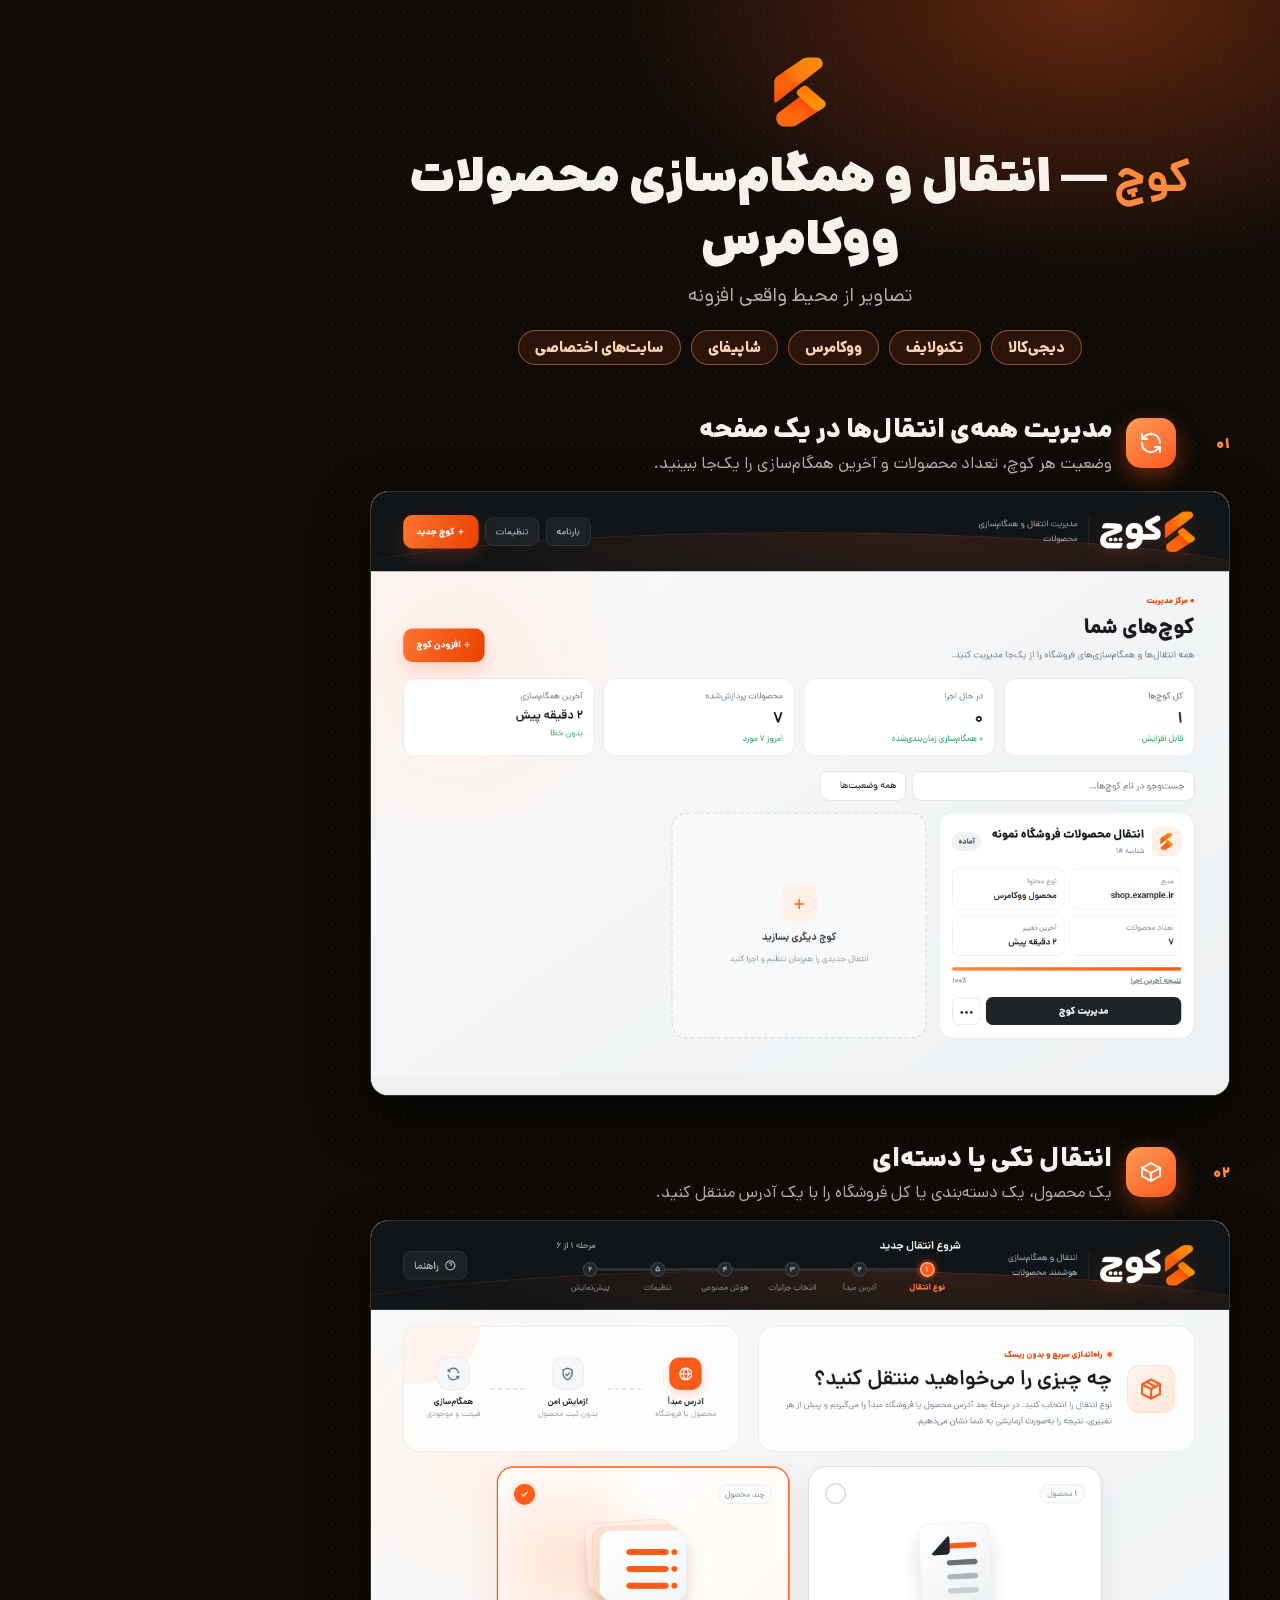
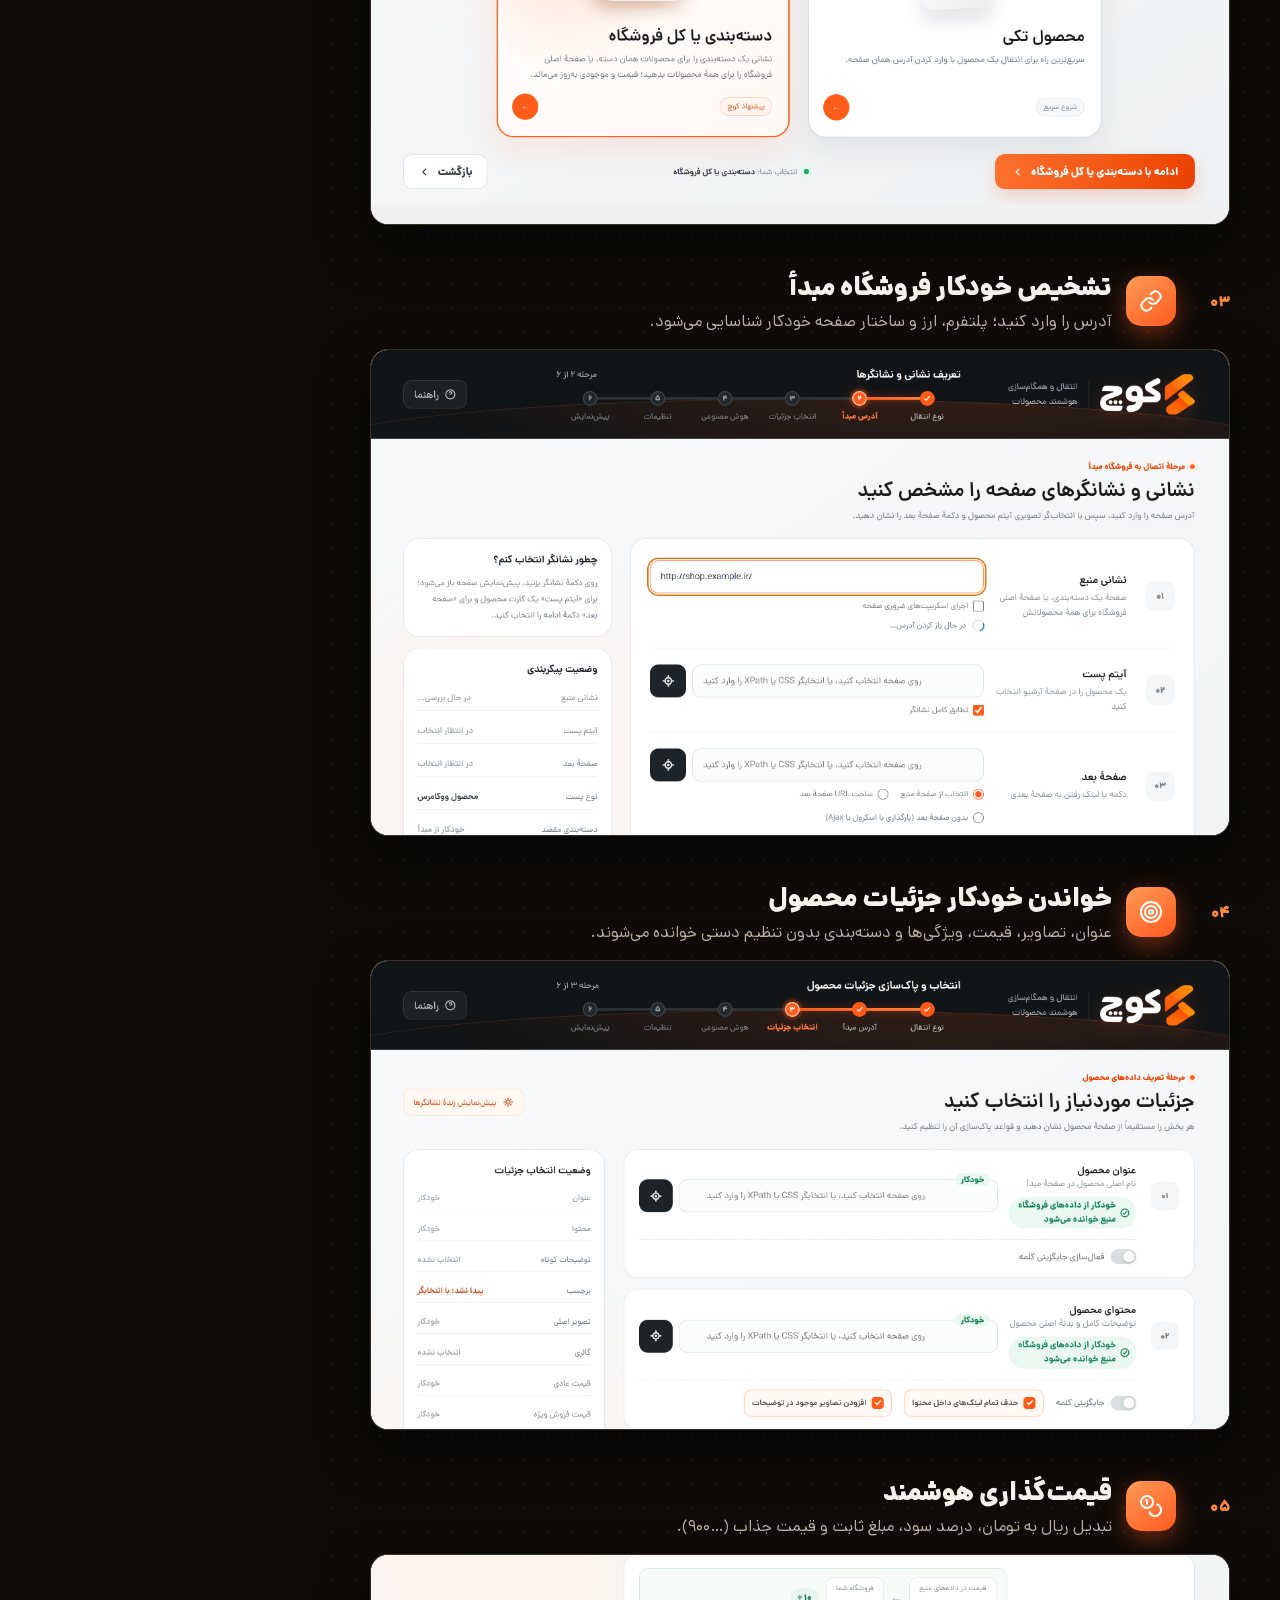
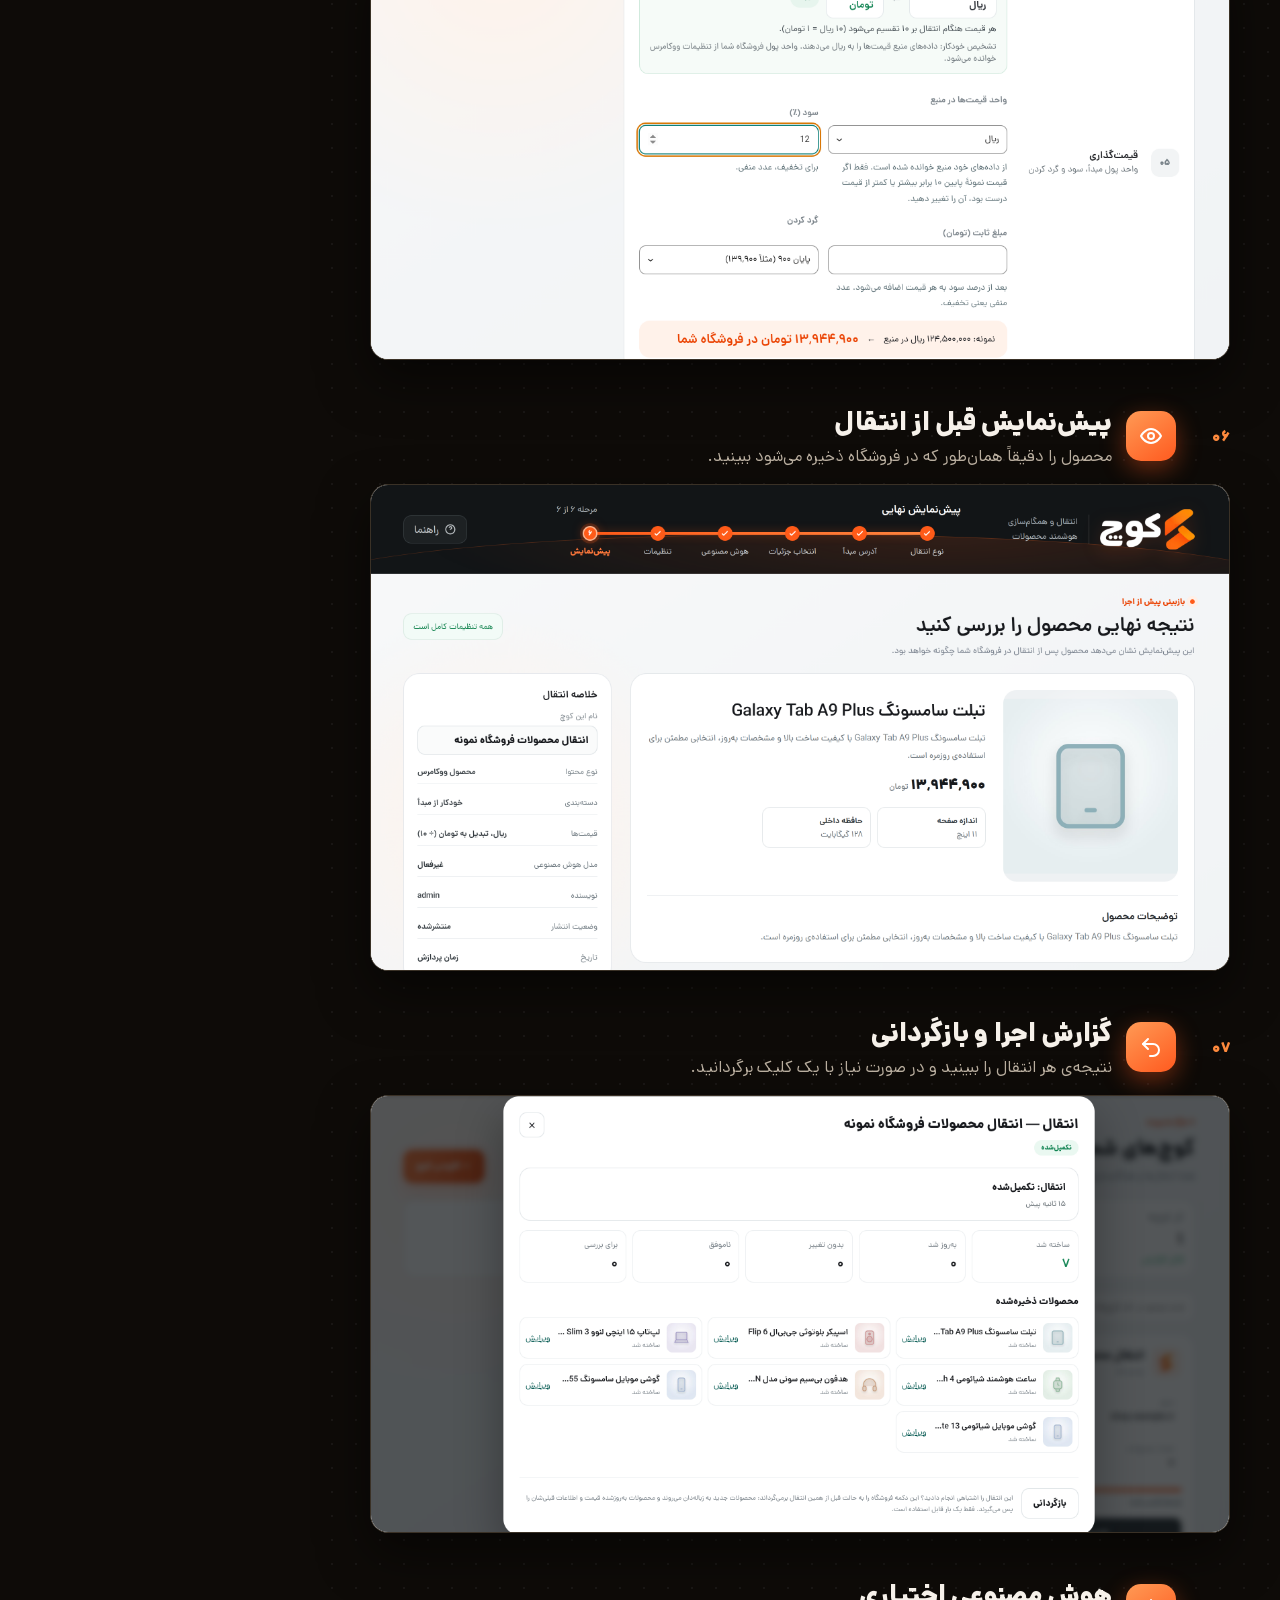
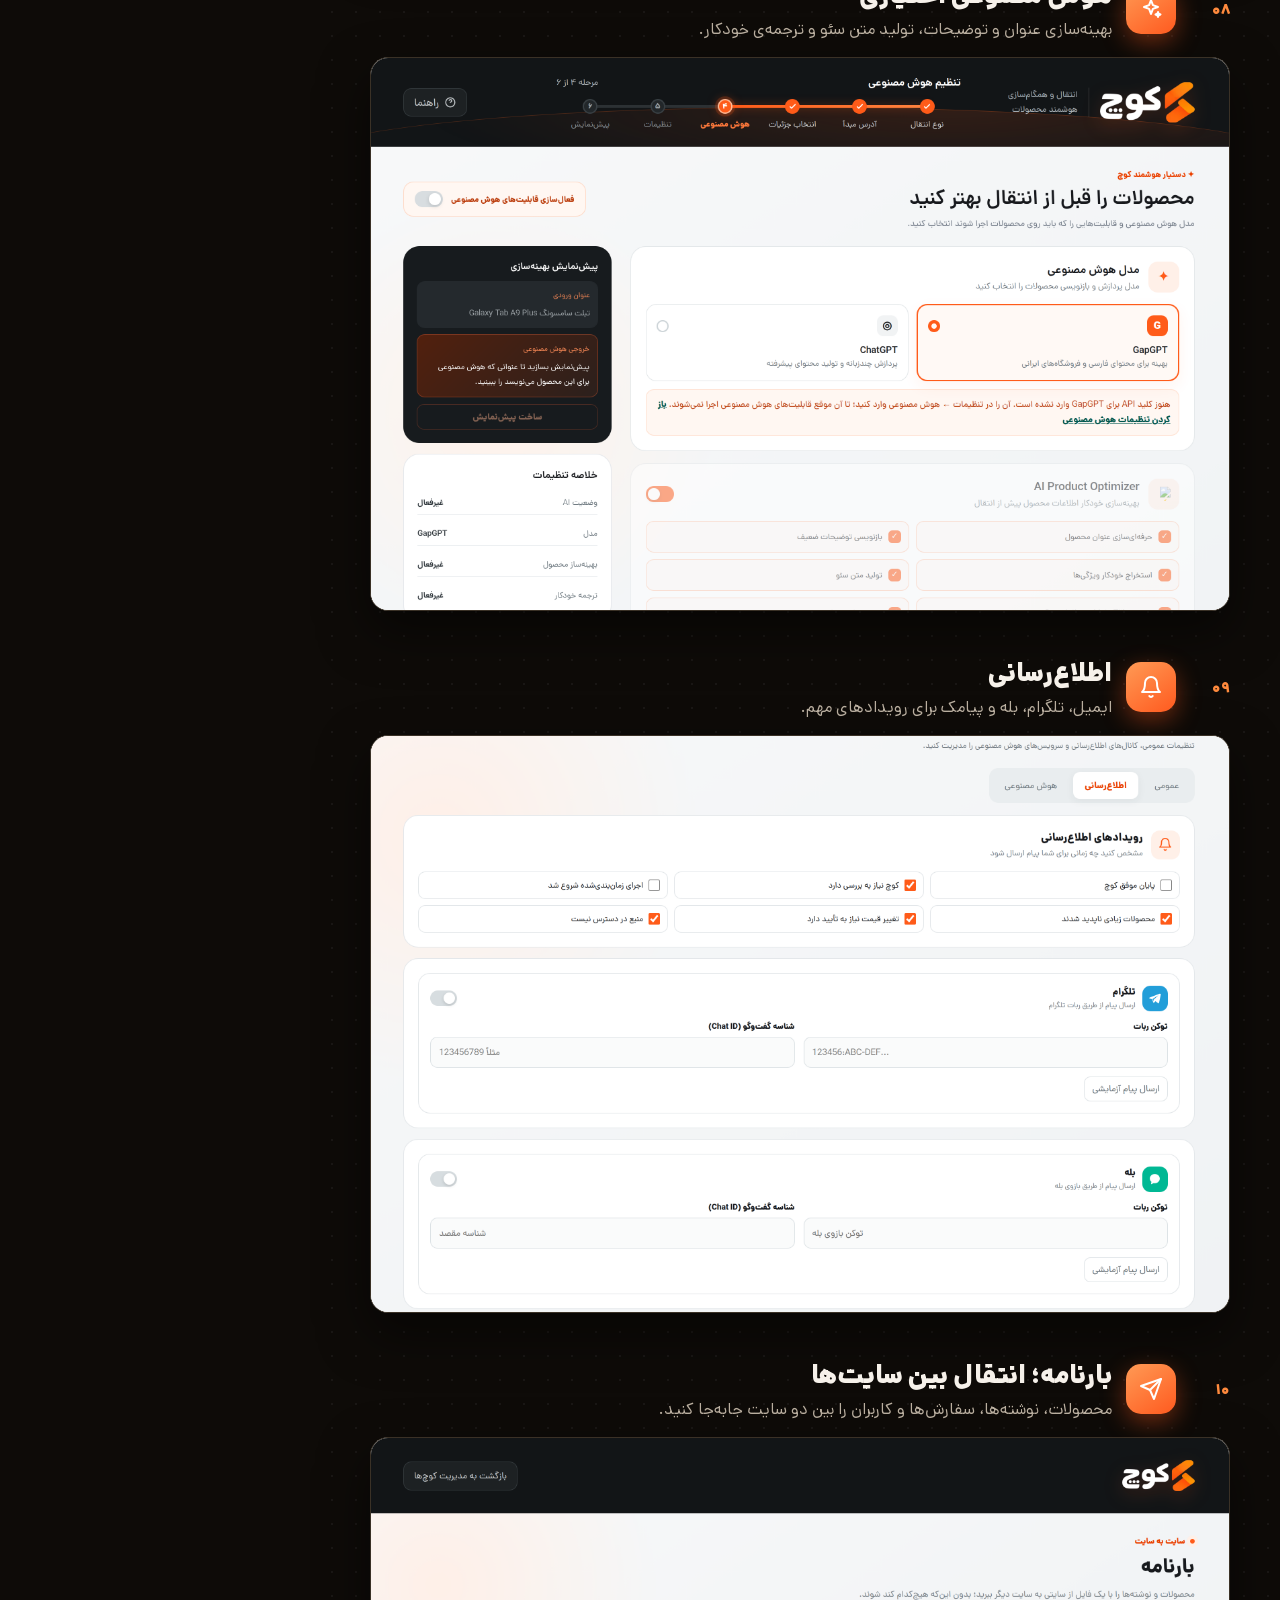
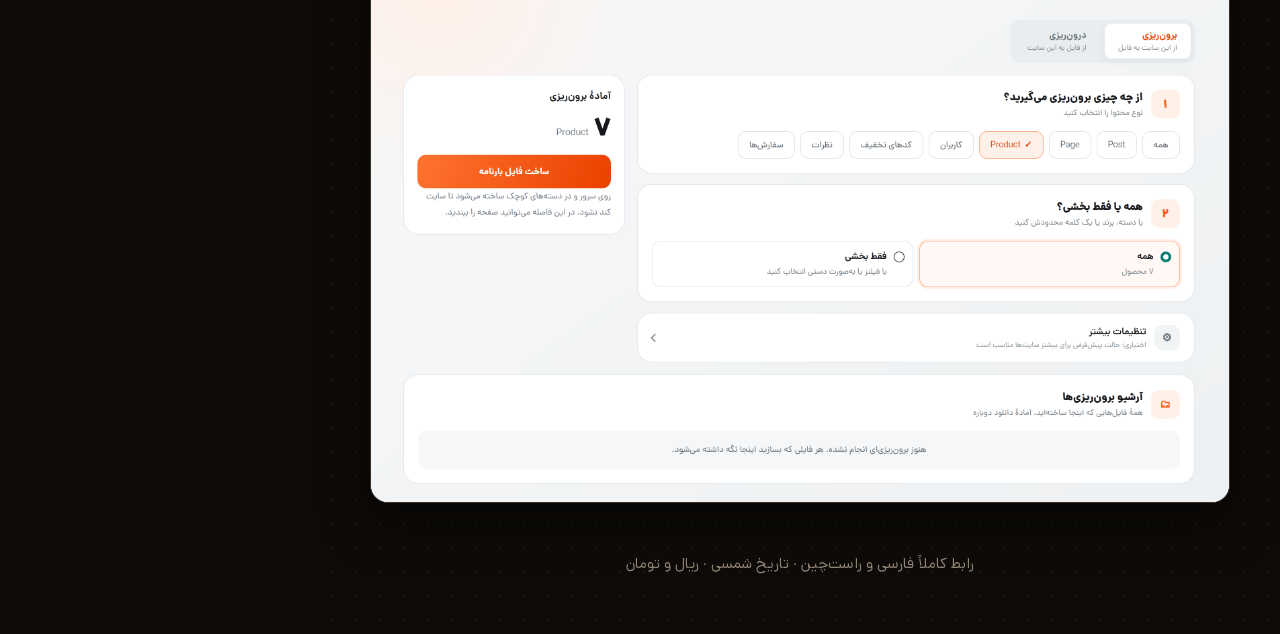
<file: kooch-showcase/infographic.html>
<!doctype html><html lang="fa" dir="rtl"><head><meta charset="utf-8"><title>کوچ | اینفوگرافیک</title><style>
@font-face{font-family:Dana;src:url(DanaVF.ttf);font-weight:100 1000}
*{box-sizing:border-box;margin:0;padding:0}
body{background:#0e0b08;font-family:Dana,Tahoma,sans-serif;color:#f6f1ea}
.i{width:1em;height:1em;fill:none;stroke:currentColor;stroke-width:2;stroke-linecap:round;stroke-linejoin:round}
.w{width:960px;background:radial-gradient(700px 400px at 80% 0,rgba(255,90,31,.35),transparent 70%),radial-gradient(rgba(255,255,255,.05) 1.2px,transparent 1.4px) 0 0/24px 24px,#0e0b08;padding:56px 50px 60px}
.top{text-align:center;margin-bottom:46px}
.top img{height:72px}
.top h1{font-size:44px;font-weight:950;margin-top:12px}
.top h1 b{color:#ff8a3d}
.top p{font-size:20px;color:#b9ae9f;margin-top:8px}
.pills{display:flex;justify-content:center;gap:10px;margin-top:20px;flex-wrap:wrap}
.pills span{border:1px solid rgba(255,138,61,.5);background:rgba(255,90,31,.12);color:#ffd2b3;font-weight:800;font-size:15px;padding:6px 16px;border-radius:99px}
section{margin-top:44px}
.hd{display:flex;align-items:center;gap:14px;margin-bottom:16px}
.n{font-size:15px;font-weight:900;color:#ff8a3d;width:40px}
.ic{width:50px;height:50px;border-radius:15px;background:linear-gradient(145deg,#ff9a55,#ff5a1f);display:grid;place-items:center;color:#fff;font-size:24px;flex:none;box-shadow:0 8px 24px rgba(255,90,31,.4)}
h2{font-size:26px;font-weight:900}
.hd p{font-size:16.5px;color:#b9ae9f;margin-top:3px}
.shot{width:860px;overflow:hidden;border-radius:18px;border:1px solid #3a3126;box-shadow:0 20px 50px rgba(0,0,0,.5);background:#fff}
.shot img{display:block}
.foot{margin-top:50px;text-align:center;color:#8f8476;font-size:15px}
</style></head><body><svg width="0" height="0" style="position:absolute" aria-hidden="true"><symbol id="i-link" viewBox="0 0 24 24"><path d="M10 13a5 5 0 0 0 7.5.5l3-3a5 5 0 0 0-7-7l-1.7 1.7"/><path d="M14 11a5 5 0 0 0-7.5-.5l-3 3a5 5 0 0 0 7 7l1.7-1.7"/></symbol><symbol id="i-eye" viewBox="0 0 24 24"><path d="M2 12s3.6-7 10-7 10 7 10 7-3.6 7-10 7S2 12 2 12z"/><circle cx="12" cy="12" r="3"/></symbol><symbol id="i-box" viewBox="0 0 24 24"><path d="M21 8 12 3 3 8v8l9 5 9-5z"/><path d="M3 8l9 5 9-5M12 13v8"/></symbol><symbol id="i-globe" viewBox="0 0 24 24"><circle cx="12" cy="12" r="10"/><path d="M2 12h20M12 2a15 15 0 0 1 0 20M12 2a15 15 0 0 0 0 20"/></symbol><symbol id="i-target" viewBox="0 0 24 24"><circle cx="12" cy="12" r="10"/><circle cx="12" cy="12" r="6"/><circle cx="12" cy="12" r="2"/></symbol><symbol id="i-cog" viewBox="0 0 24 24"><circle cx="12" cy="12" r="3"/><path d="M19.4 15a1.7 1.7 0 0 0 .3 1.8l.1.1a2 2 0 1 1-2.8 2.8l-.1-.1a1.7 1.7 0 0 0-1.8-.3 1.7 1.7 0 0 0-1 1.5V21a2 2 0 1 1-4 0v-.1a1.7 1.7 0 0 0-1.1-1.5 1.7 1.7 0 0 0-1.8.3l-.1.1a2 2 0 1 1-2.8-2.8l.1-.1a1.7 1.7 0 0 0 .3-1.8 1.7 1.7 0 0 0-1.5-1H3a2 2 0 1 1 0-4h.1a1.7 1.7 0 0 0 1.5-1.1 1.7 1.7 0 0 0-.3-1.8l-.1-.1a2 2 0 1 1 2.8-2.8l.1.1a1.7 1.7 0 0 0 1.8.3H9a1.7 1.7 0 0 0 1-1.5V3a2 2 0 1 1 4 0v.1a1.7 1.7 0 0 0 1 1.5 1.7 1.7 0 0 0 1.8-.3l.1-.1a2 2 0 1 1 2.8 2.8l-.1.1a1.7 1.7 0 0 0-.3 1.8V9a1.7 1.7 0 0 0 1.5 1H21a2 2 0 1 1 0 4h-.1a1.7 1.7 0 0 0-1.5 1z"/></symbol><symbol id="i-coins" viewBox="0 0 24 24"><circle cx="8" cy="8" r="6"/><path d="M18.1 10.4A6 6 0 1 1 10.4 18.1M7 6h1v4"/></symbol><symbol id="i-shield" viewBox="0 0 24 24"><path d="M12 22s8-4 8-10V5l-8-3-8 3v7c0 6 8 10 8 10z"/><path d="m9 12 2 2 4-4"/></symbol><symbol id="i-refresh" viewBox="0 0 24 24"><path d="M21 12a9 9 0 0 0-15.5-6.3L3 8"/><path d="M3 3v5h5"/><path d="M3 12a9 9 0 0 0 15.5 6.3L21 16"/><path d="M16 16h5v5"/></symbol><symbol id="i-lock" viewBox="0 0 24 24"><rect x="4" y="11" width="16" height="10" rx="2"/><path d="M8 11V7a4 4 0 0 1 8 0v4"/></symbol><symbol id="i-undo" viewBox="0 0 24 24"><path d="M9 14 4 9l5-5"/><path d="M4 9h10a6 6 0 0 1 0 12h-3"/></symbol><symbol id="i-alert" viewBox="0 0 24 24"><path d="M10.3 3.9 1.8 18a2 2 0 0 0 1.7 3h17a2 2 0 0 0 1.7-3L13.7 3.9a2 2 0 0 0-3.4 0z"/><path d="M12 9v4M12 17h.01"/></symbol><symbol id="i-bell" viewBox="0 0 24 24"><path d="M18 8a6 6 0 0 0-12 0c0 7-3 9-3 9h18s-3-2-3-9"/><path d="M13.7 21a2 2 0 0 1-3.4 0"/></symbol><symbol id="i-mail" viewBox="0 0 24 24"><rect x="2" y="4" width="20" height="16" rx="2"/><path d="m22 7-10 6L2 7"/></symbol><symbol id="i-send" viewBox="0 0 24 24"><path d="m22 2-7 20-4-9-9-4z"/><path d="M22 2 11 13"/></symbol><symbol id="i-chat" viewBox="0 0 24 24"><path d="M21 15a2 2 0 0 1-2 2H7l-4 4V5a2 2 0 0 1 2-2h14a2 2 0 0 1 2 2z"/></symbol><symbol id="i-hook" viewBox="0 0 24 24"><circle cx="12" cy="5" r="3"/><path d="M12 8v5a4 4 0 0 0 8 0M20 13h-3"/><circle cx="5" cy="17" r="3"/><path d="M5 14c0-3 3-6 7-6"/></symbol><symbol id="i-spark" viewBox="0 0 24 24"><path d="M12 3l1.9 5.1L19 10l-5.1 1.9L12 17l-1.9-5.1L5 10l5.1-1.9z"/><path d="M19 15l.7 1.8L21.5 17.5l-1.8.7L19 20l-.7-1.8-1.8-.7 1.8-.7z"/></symbol><symbol id="i-check" viewBox="0 0 24 24"><path d="M20 6 9 17l-5-5"/></symbol><symbol id="i-lang" viewBox="0 0 24 24"><path d="m5 8 6 6M4 14l6-6 2-3M2 5h12M7 2h1M22 22l-5-10-5 10M14 18h6"/></symbol></svg>
<div class="w">
<div class="top"><img src="kooch-icon.png"><h1><b>کوچ</b> — انتقال و همگام‌سازی محصولات ووکامرس</h1><p>تصاویر از محیط واقعی افزونه</p>
<div class="pills"><span>دیجی‌کالا</span><span>تکنولایف</span><span>ووکامرس</span><span>شاپیفای</span><span>سایت‌های اختصاصی</span></div></div>
<section><div class="hd"><div class="n">۰۱</div><div class="ic"><svg class="i"><use href="#i-refresh"/></svg></div><div><h2>مدیریت همه‌ی انتقال‌ها در یک صفحه</h2><p>وضعیت هر کوچ، تعداد محصولات و آخرین همگام‌سازی را یک‌جا ببینید.</p></div></div>
<div class="shot" style="height:605px"><img src="screenshots/m_manage.png" style="width:860px;margin-top:-0px"></div></section><section><div class="hd"><div class="n">۰۲</div><div class="ic"><svg class="i"><use href="#i-box"/></svg></div><div><h2>انتقال تکی یا دسته‌ای</h2><p>یک محصول، یک دسته‌بندی یا کل فروشگاه را با یک آدرس منتقل کنید.</p></div></div>
<div class="shot" style="height:605px"><img src="screenshots/s1_type.png" style="width:860px;margin-top:-0px"></div></section><section><div class="hd"><div class="n">۰۳</div><div class="ic"><svg class="i"><use href="#i-link"/></svg></div><div><h2>تشخیص خودکار فروشگاه مبدأ</h2><p>آدرس را وارد کنید؛ پلتفرم، ارز و ساختار صفحه خودکار شناسایی می‌شود.</p></div></div>
<div class="shot" style="height:487px"><img src="screenshots/s2_source.png" style="width:860px;margin-top:-0px"></div></section><section><div class="hd"><div class="n">۰۴</div><div class="ic"><svg class="i"><use href="#i-target"/></svg></div><div><h2>خواندن خودکار جزئیات محصول</h2><p>عنوان، تصاویر، قیمت، ویژگی‌ها و دسته‌بندی بدون تنظیم دستی خوانده می‌شوند.</p></div></div>
<div class="shot" style="height:470px"><img src="screenshots/s3_fields.png" style="width:860px;margin-top:-0px"></div></section><section><div class="hd"><div class="n">۰۵</div><div class="ic"><svg class="i"><use href="#i-coins"/></svg></div><div><h2>قیمت‌گذاری هوشمند</h2><p>تبدیل ریال به تومان، درصد سود، مبلغ ثابت و قیمت جذاب (…۹۰۰).</p></div></div>
<div class="shot" style="height:406px"><img src="screenshots/s5_settings.png" style="width:860px;margin-top:-611px"></div></section><section><div class="hd"><div class="n">۰۶</div><div class="ic"><svg class="i"><use href="#i-eye"/></svg></div><div><h2>پیش‌نمایش قبل از انتقال</h2><p>محصول را دقیقاً همان‌طور که در فروشگاه ذخیره می‌شود ببینید.</p></div></div>
<div class="shot" style="height:487px"><img src="screenshots/s6_preview.png" style="width:860px;margin-top:-0px"></div></section><section><div class="hd"><div class="n">۰۷</div><div class="ic"><svg class="i"><use href="#i-undo"/></svg></div><div><h2>گزارش اجرا و بازگردانی</h2><p>نتیجه‌ی هر انتقال را ببینید و در صورت نیاز با یک کلیک برگردانید.</p></div></div>
<div class="shot" style="height:438px"><img src="screenshots/s7_run.png" style="width:860px;margin-top:-83px"></div></section><section><div class="hd"><div class="n">۰۸</div><div class="ic"><svg class="i"><use href="#i-spark"/></svg></div><div><h2>هوش مصنوعی اختیاری</h2><p>بهینه‌سازی عنوان و توضیحات، تولید متن سئو و ترجمه‌ی خودکار.</p></div></div>
<div class="shot" style="height:554px"><img src="screenshots/s4_ai.png" style="width:860px;margin-top:-0px"></div></section><section><div class="hd"><div class="n">۰۹</div><div class="ic"><svg class="i"><use href="#i-bell"/></svg></div><div><h2>اطلاع‌رسانی</h2><p>ایمیل، تلگرام، بله و پیامک برای رویدادهای مهم.</p></div></div>
<div class="shot" style="height:578px"><img src="screenshots/m_notify.png" style="width:860px;margin-top:-128px"></div></section><section><div class="hd"><div class="n">۱۰</div><div class="ic"><svg class="i"><use href="#i-send"/></svg></div><div><h2>بارنامه؛ انتقال بین سایت‌ها</h2><p>محصولات، نوشته‌ها، سفارش‌ها و کاربران را بین دو سایت جابه‌جا کنید.</p></div></div>
<div class="shot" style="height:666px"><img src="screenshots/m_cargo.png" style="width:860px;margin-top:-0px"></div></section>
<div class="foot">رابط کاملاً فارسی و راست‌چین · تاریخ شمسی · ریال و تومان</div>
</div></body></html>
</file>
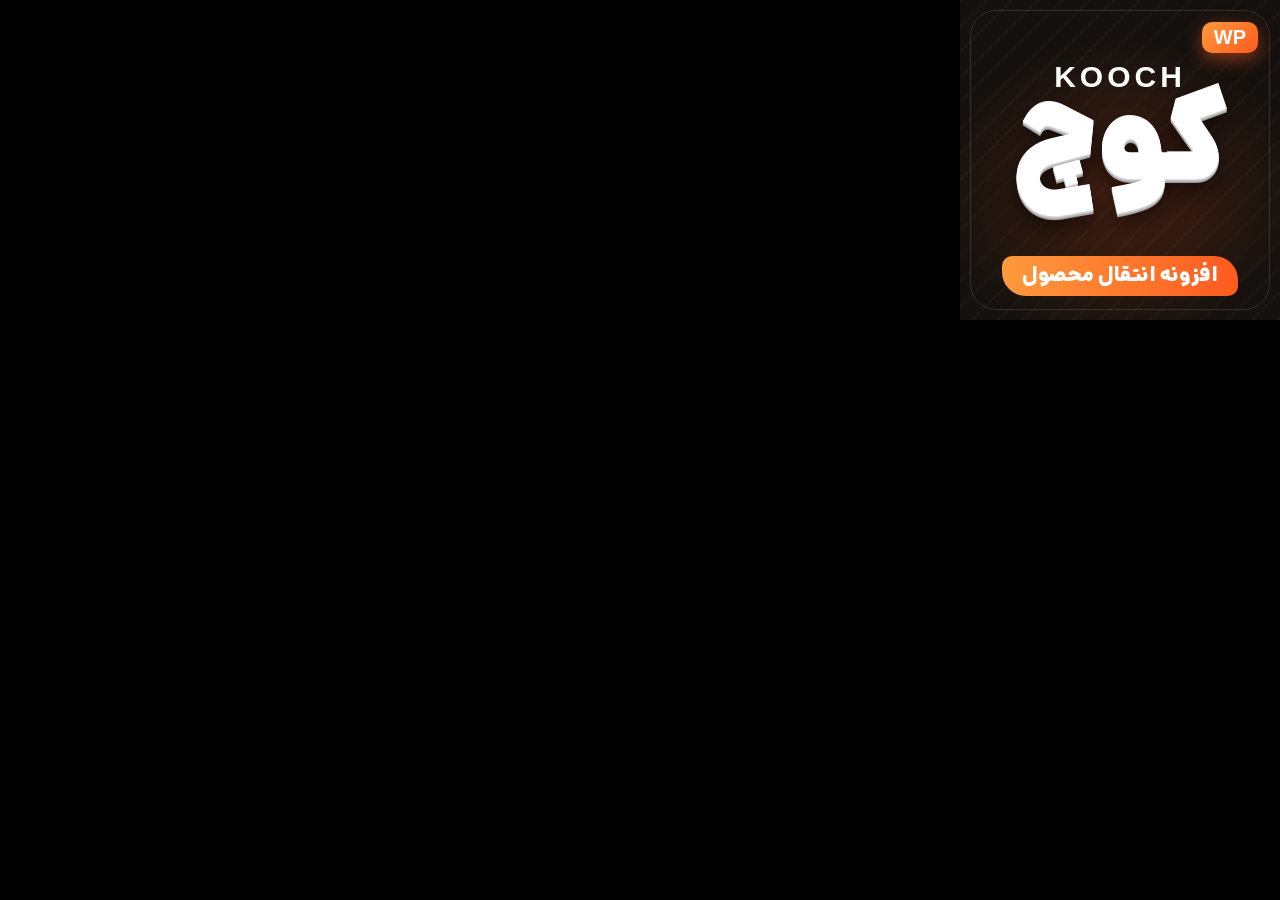
<file: kooch-showcase/square.html>
<!doctype html><html lang="fa" dir="rtl"><head><meta charset="utf-8"><title>کوچ | بندانگشتی</title><style>
@font-face{font-family:Dana;src:url(DanaVF.ttf);font-weight:100 1000}
*{box-sizing:border-box;margin:0;padding:0}
body{background:#000;font-family:Dana,Tahoma,sans-serif}
.s{width:320px;height:320px;position:relative;overflow:hidden;background:radial-gradient(260px 220px at 50% 60%,rgba(255,90,31,.22),transparent 70%),repeating-linear-gradient(135deg,rgba(255,255,255,.02) 0 2px,transparent 2px 18px),#14110e;text-align:center}
.frame{position:absolute;inset:10px;border:1.5px solid rgba(255,255,255,.12);border-radius:26px}
.wp{position:absolute;top:22px;right:22px;background:linear-gradient(135deg,#ff9a3d,#ff5a1f);color:#fff;font-family:Arial Black,Arial,sans-serif;font-weight:900;font-size:20px;padding:4px 12px;border-radius:10px;box-shadow:0 6px 18px rgba(255,90,31,.5)}
.en{position:absolute;top:60px;left:0;right:0;font-family:Arial Black,Arial,sans-serif;font-weight:900;font-size:30px;color:#fff;letter-spacing:4px}
h1{position:absolute;top:86px;left:0;right:0;font-size:112px;font-weight:950;line-height:1.1;color:#fff;text-shadow:0 1px 0 #ddd,0 2px 0 #c6c6c6,0 3px 0 #b0b0b0,0 4px 0 #999,0 12px 24px rgba(0,0,0,.6)}
.sub{position:absolute;bottom:24px;left:50%;transform:translateX(-50%);white-space:nowrap;background:linear-gradient(90deg,#ff9a3d,#ff5a1f);color:#fff;font-weight:900;font-size:21px;padding:4px 20px 6px;border-radius:10px 24px 10px 24px}
</style></head><body><div class="s"><div class="frame"></div><div class="wp">WP</div><div class="en">KOOCH</div><h1>کوچ</h1><div class="sub">افزونه انتقال محصول</div></div></body></html>
</file>
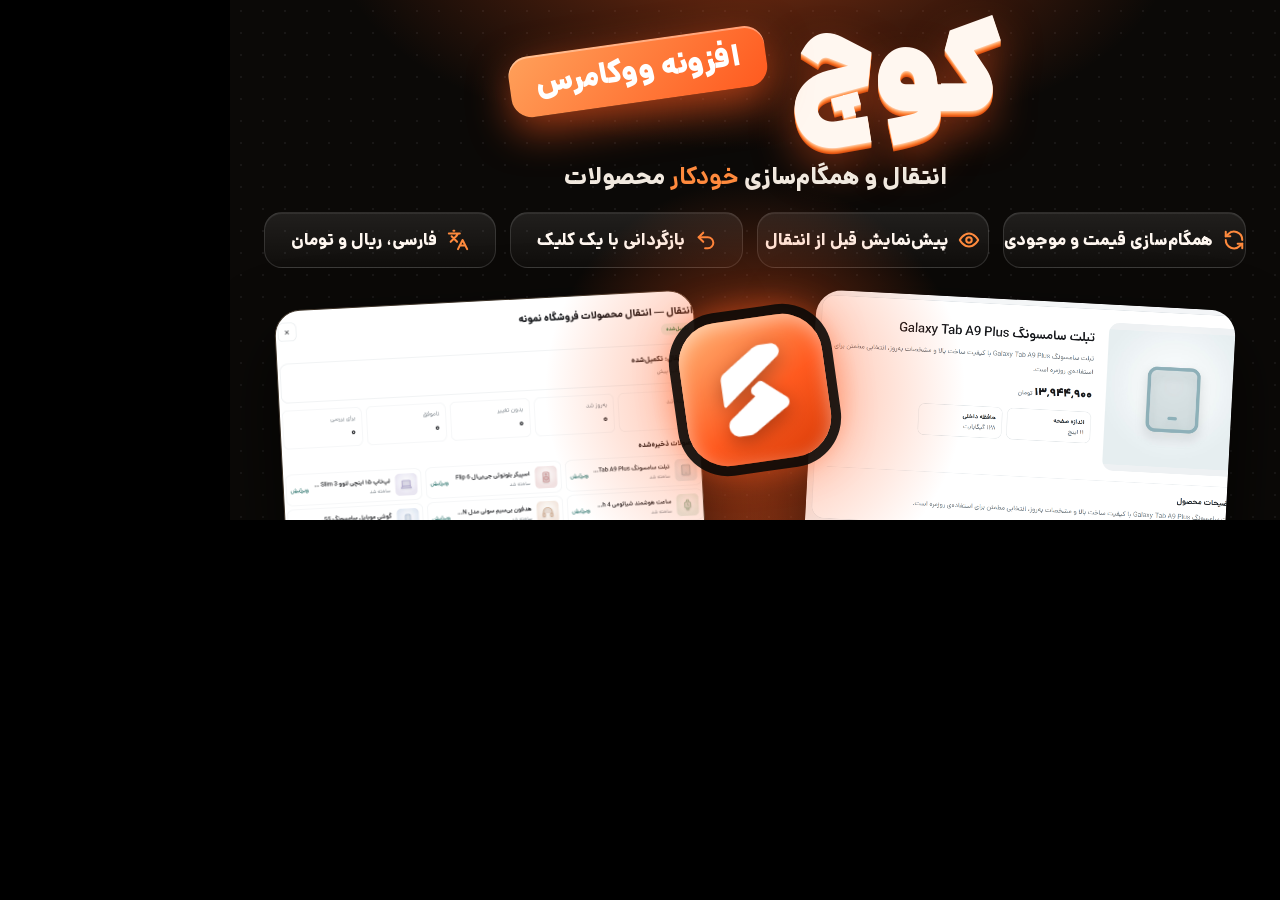
<file: kooch-showcase/thumbnail.html>
<!doctype html><html lang="fa" dir="rtl"><head><meta charset="utf-8"><title>کوچ | تامنیل</title>
<style>
@font-face{font-family:Dana;src:url(DanaVF.ttf);font-weight:100 1000}
:root{--o:#ff5a1f;--o2:#ff8a3d;--bg:#0b0907;--tx:#fff7f0;--mu:#a89f91;--ok:#22c56b}
*{box-sizing:border-box;margin:0;padding:0}
body{background:#000;font-family:Dana,Tahoma,sans-serif;color:var(--tx)}
.i{width:1.15em;height:1.15em;vertical-align:-.22em;fill:none;stroke:currentColor;stroke-width:2.2;stroke-linecap:round;stroke-linejoin:round}
.t{width:1050px;height:520px;position:relative;overflow:hidden;background:
 radial-gradient(600px 300px at 50% -60px,rgba(255,90,31,.45),transparent 70%),
 radial-gradient(520px 320px at 50% 115%,rgba(255,90,31,.55),transparent 70%),
 radial-gradient(rgba(255,255,255,.06) 1.2px,transparent 1.4px) 0 0/22px 22px,var(--bg)}
.head{position:absolute;top:18px;left:0;right:0;display:flex;justify-content:center;align-items:center;gap:22px}
h1{font-size:112px;font-weight:950;line-height:1.1;letter-spacing:-2px;color:var(--tx);text-shadow:0 1px 0 #ffc39a,0 2px 0 #ffa86b,0 3px 0 #ff9048,0 4px 0 #f97a30,0 5px 0 #ec641d,0 6px 0 #dc5212,0 18px 40px rgba(255,90,31,.5)}
.badge{background:linear-gradient(135deg,#ffa05a,var(--o));color:#fff;font-weight:900;font-size:30px;padding:8px 26px 10px;border-radius:20px;transform:rotate(-8deg) translateY(-8px);box-shadow:0 14px 40px rgba(255,90,31,.6),inset 0 2px 0 rgba(255,255,255,.35)}
.sub{position:absolute;top:160px;left:0;right:0;text-align:center;font-size:24px;font-weight:800;color:#f1e9df}
.sub b{color:var(--o2)}
.pills{position:absolute;top:212px;left:34px;right:34px;display:flex;gap:14px}
.pill{flex:1;display:flex;align-items:center;justify-content:center;gap:10px;height:56px;border-radius:18px;background:linear-gradient(180deg,rgba(255,255,255,.09),rgba(255,255,255,.025));border:1px solid rgba(255,255,255,.13);font-size:17px;font-weight:800;white-space:nowrap;box-shadow:inset 0 1px 0 rgba(255,255,255,.08)}
.pill .i{color:var(--o2);width:22px;height:22px}
.p{position:absolute;top:300px;height:260px;border-radius:26px;overflow:hidden;box-shadow:0 30px 70px rgba(0,0,0,.7)}
.dark{left:50px;width:420px;border:1px solid #3d3328;transform:rotate(-3deg)}
.light{right:50px;width:420px;transform:rotate(3deg)}
.bar{display:flex;gap:6px;align-items:center;padding:12px 18px;border-bottom:1px solid #2e261d;font-size:13px;color:var(--mu);font-weight:700}
.bar i{width:10px;height:10px;border-radius:50%;background:#3a3126}.bar i:first-child{background:var(--o)}.bar b{margin-inline-start:auto}
.prod{display:flex;gap:16px;align-items:center;padding:20px 20px 14px}
.im{width:84px;height:84px;border-radius:20px;flex:none;display:grid;place-items:center;background:linear-gradient(135deg,var(--o2),var(--o));color:#fff;box-shadow:0 10px 26px rgba(255,90,31,.45)}
.im .i{width:40px;height:40px;stroke-width:1.7}
.nm{font-size:19px;font-weight:900}.pr{font-size:24px;font-weight:950;color:#3ddc84;margin-top:6px}
.ok{margin:0 20px;display:flex;gap:8px}
.ok span{font-size:13px;font-weight:800;padding:5px 12px;border-radius:99px;background:rgba(61,220,132,.13);color:#3ddc84}
.light h3{font-size:24px;font-weight:900}
.in{margin-top:16px;background:#fff;border:1.5px solid #eadfcf;border-radius:14px;padding:14px 16px;color:#8a7f70;font-size:15px;direction:ltr;text-align:left}
.cta{margin-top:14px;text-align:center;background:linear-gradient(135deg,#ffa05a,var(--o));color:#fff;font-weight:900;padding:12px;border-radius:14px;font-size:17px;box-shadow:0 10px 24px rgba(255,90,31,.4)}
.core{position:absolute;left:50%;top:318px;margin-left:-72px;width:144px;height:144px;border-radius:40px;background:linear-gradient(145deg,#ffb87a,var(--o) 58%,#d63a06);display:grid;place-items:center;box-shadow:0 0 0 10px rgba(11,9,7,.9),0 0 40px rgba(255,90,31,.7),inset 0 5px 18px rgba(255,255,255,.45);transform:rotate(-8deg);z-index:5}
.core img{width:92px;filter:brightness(0) invert(1) drop-shadow(0 6px 10px rgba(0,0,0,.3))}
.halo{position:absolute;left:50%;top:390px;width:420px;height:420px;margin:-210px 0 0 -210px;border-radius:50%;background:radial-gradient(closest-side,rgba(255,90,31,.75),rgba(255,90,31,.25) 50%,transparent);z-index:3}
.arr{position:absolute;top:382px;z-index:4;color:#ffb07a;font-size:28px;font-weight:900;text-shadow:0 0 14px var(--o)}
</style></head><body><svg width="0" height="0" style="position:absolute" aria-hidden="true"><symbol id="i-link" viewBox="0 0 24 24"><path d="M10 13a5 5 0 0 0 7.5.5l3-3a5 5 0 0 0-7-7l-1.7 1.7"/><path d="M14 11a5 5 0 0 0-7.5-.5l-3 3a5 5 0 0 0 7 7l1.7-1.7"/></symbol><symbol id="i-eye" viewBox="0 0 24 24"><path d="M2 12s3.6-7 10-7 10 7 10 7-3.6 7-10 7S2 12 2 12z"/><circle cx="12" cy="12" r="3"/></symbol><symbol id="i-box" viewBox="0 0 24 24"><path d="M21 8 12 3 3 8v8l9 5 9-5z"/><path d="M3 8l9 5 9-5M12 13v8"/></symbol><symbol id="i-globe" viewBox="0 0 24 24"><circle cx="12" cy="12" r="10"/><path d="M2 12h20M12 2a15 15 0 0 1 0 20M12 2a15 15 0 0 0 0 20"/></symbol><symbol id="i-target" viewBox="0 0 24 24"><circle cx="12" cy="12" r="10"/><circle cx="12" cy="12" r="6"/><circle cx="12" cy="12" r="2"/></symbol><symbol id="i-cog" viewBox="0 0 24 24"><circle cx="12" cy="12" r="3"/><path d="M19.4 15a1.7 1.7 0 0 0 .3 1.8l.1.1a2 2 0 1 1-2.8 2.8l-.1-.1a1.7 1.7 0 0 0-1.8-.3 1.7 1.7 0 0 0-1 1.5V21a2 2 0 1 1-4 0v-.1a1.7 1.7 0 0 0-1.1-1.5 1.7 1.7 0 0 0-1.8.3l-.1.1a2 2 0 1 1-2.8-2.8l.1-.1a1.7 1.7 0 0 0 .3-1.8 1.7 1.7 0 0 0-1.5-1H3a2 2 0 1 1 0-4h.1a1.7 1.7 0 0 0 1.5-1.1 1.7 1.7 0 0 0-.3-1.8l-.1-.1a2 2 0 1 1 2.8-2.8l.1.1a1.7 1.7 0 0 0 1.8.3H9a1.7 1.7 0 0 0 1-1.5V3a2 2 0 1 1 4 0v.1a1.7 1.7 0 0 0 1 1.5 1.7 1.7 0 0 0 1.8-.3l.1-.1a2 2 0 1 1 2.8 2.8l-.1.1a1.7 1.7 0 0 0-.3 1.8V9a1.7 1.7 0 0 0 1.5 1H21a2 2 0 1 1 0 4h-.1a1.7 1.7 0 0 0-1.5 1z"/></symbol><symbol id="i-coins" viewBox="0 0 24 24"><circle cx="8" cy="8" r="6"/><path d="M18.1 10.4A6 6 0 1 1 10.4 18.1M7 6h1v4"/></symbol><symbol id="i-shield" viewBox="0 0 24 24"><path d="M12 22s8-4 8-10V5l-8-3-8 3v7c0 6 8 10 8 10z"/><path d="m9 12 2 2 4-4"/></symbol><symbol id="i-refresh" viewBox="0 0 24 24"><path d="M21 12a9 9 0 0 0-15.5-6.3L3 8"/><path d="M3 3v5h5"/><path d="M3 12a9 9 0 0 0 15.5 6.3L21 16"/><path d="M16 16h5v5"/></symbol><symbol id="i-lock" viewBox="0 0 24 24"><rect x="4" y="11" width="16" height="10" rx="2"/><path d="M8 11V7a4 4 0 0 1 8 0v4"/></symbol><symbol id="i-undo" viewBox="0 0 24 24"><path d="M9 14 4 9l5-5"/><path d="M4 9h10a6 6 0 0 1 0 12h-3"/></symbol><symbol id="i-alert" viewBox="0 0 24 24"><path d="M10.3 3.9 1.8 18a2 2 0 0 0 1.7 3h17a2 2 0 0 0 1.7-3L13.7 3.9a2 2 0 0 0-3.4 0z"/><path d="M12 9v4M12 17h.01"/></symbol><symbol id="i-bell" viewBox="0 0 24 24"><path d="M18 8a6 6 0 0 0-12 0c0 7-3 9-3 9h18s-3-2-3-9"/><path d="M13.7 21a2 2 0 0 1-3.4 0"/></symbol><symbol id="i-mail" viewBox="0 0 24 24"><rect x="2" y="4" width="20" height="16" rx="2"/><path d="m22 7-10 6L2 7"/></symbol><symbol id="i-send" viewBox="0 0 24 24"><path d="m22 2-7 20-4-9-9-4z"/><path d="M22 2 11 13"/></symbol><symbol id="i-chat" viewBox="0 0 24 24"><path d="M21 15a2 2 0 0 1-2 2H7l-4 4V5a2 2 0 0 1 2-2h14a2 2 0 0 1 2 2z"/></symbol><symbol id="i-hook" viewBox="0 0 24 24"><circle cx="12" cy="5" r="3"/><path d="M12 8v5a4 4 0 0 0 8 0M20 13h-3"/><circle cx="5" cy="17" r="3"/><path d="M5 14c0-3 3-6 7-6"/></symbol><symbol id="i-spark" viewBox="0 0 24 24"><path d="M12 3l1.9 5.1L19 10l-5.1 1.9L12 17l-1.9-5.1L5 10l5.1-1.9z"/><path d="M19 15l.7 1.8L21.5 17.5l-1.8.7L19 20l-.7-1.8-1.8-.7 1.8-.7z"/></symbol><symbol id="i-check" viewBox="0 0 24 24"><path d="M20 6 9 17l-5-5"/></symbol><symbol id="i-lang" viewBox="0 0 24 24"><path d="m5 8 6 6M4 14l6-6 2-3M2 5h12M7 2h1M22 22l-5-10-5 10M14 18h6"/></symbol></svg>

<div class="t">
 <div class="head"><h1>کوچ</h1><div class="badge">افزونه ووکامرس</div></div>
 <div class="sub">انتقال و همگام‌سازی <b>خودکار</b> محصولات</div>
 <div class="pills">
  <div class="pill"><svg class="i"><use href="#i-refresh"/></svg>همگام‌سازی قیمت و موجودی</div>
  <div class="pill"><svg class="i"><use href="#i-eye"/></svg>پیش‌نمایش قبل از انتقال</div>
  <div class="pill"><svg class="i"><use href="#i-undo"/></svg>بازگردانی با یک کلیک</div>
  <div class="pill"><svg class="i"><use href="#i-lang"/></svg>فارسی، ریال و تومان</div>
 </div>
 <div class="p light" style="background:#fff url(screenshots/s6_preview.png) no-repeat;background-size:664.1px auto;background-position:-195.9px -140.3px"></div>
 <div class="p dark" style="background:#fff url(screenshots/s7_run.png) no-repeat;background-size:640.0px auto;background-position:-110.0px -62.5px"></div>
 <div class="halo"></div><div class="core"><img src="kooch-icon.png" alt=""></div>
</div></body></html>
</file>
